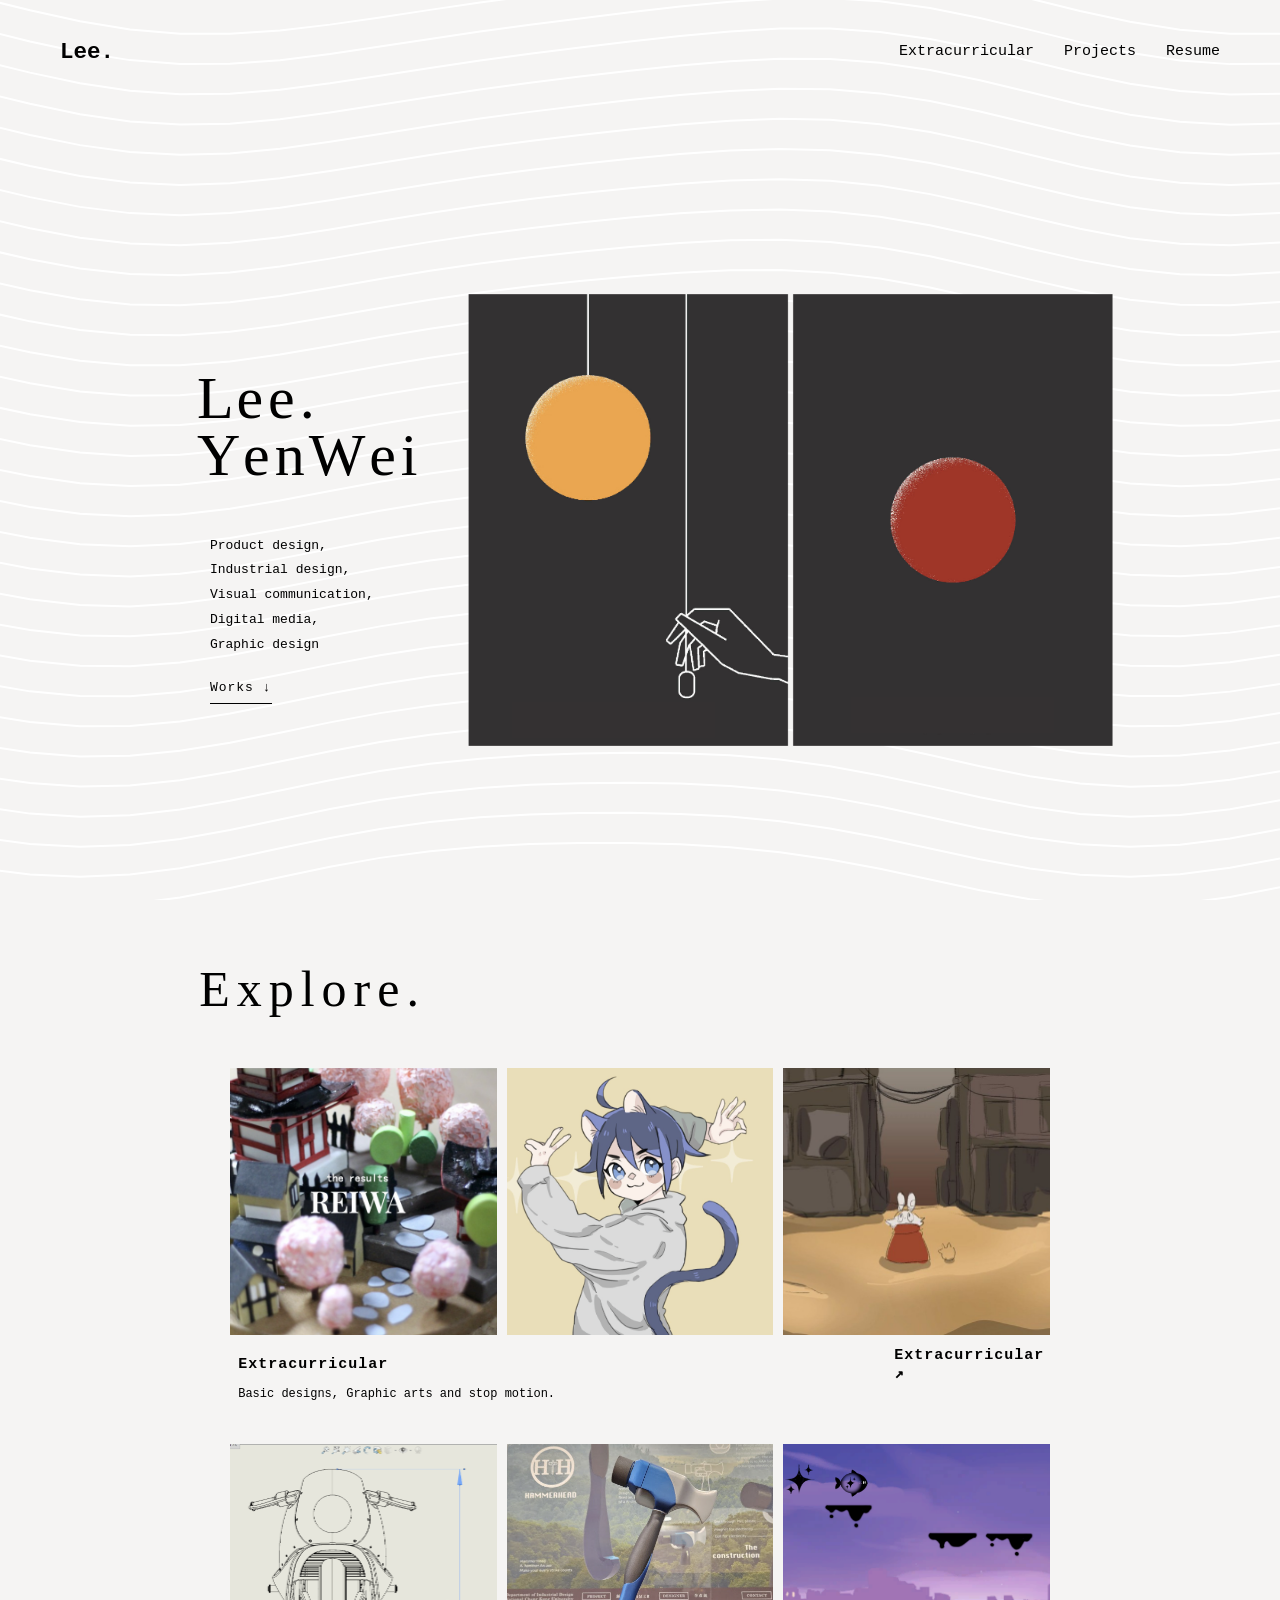
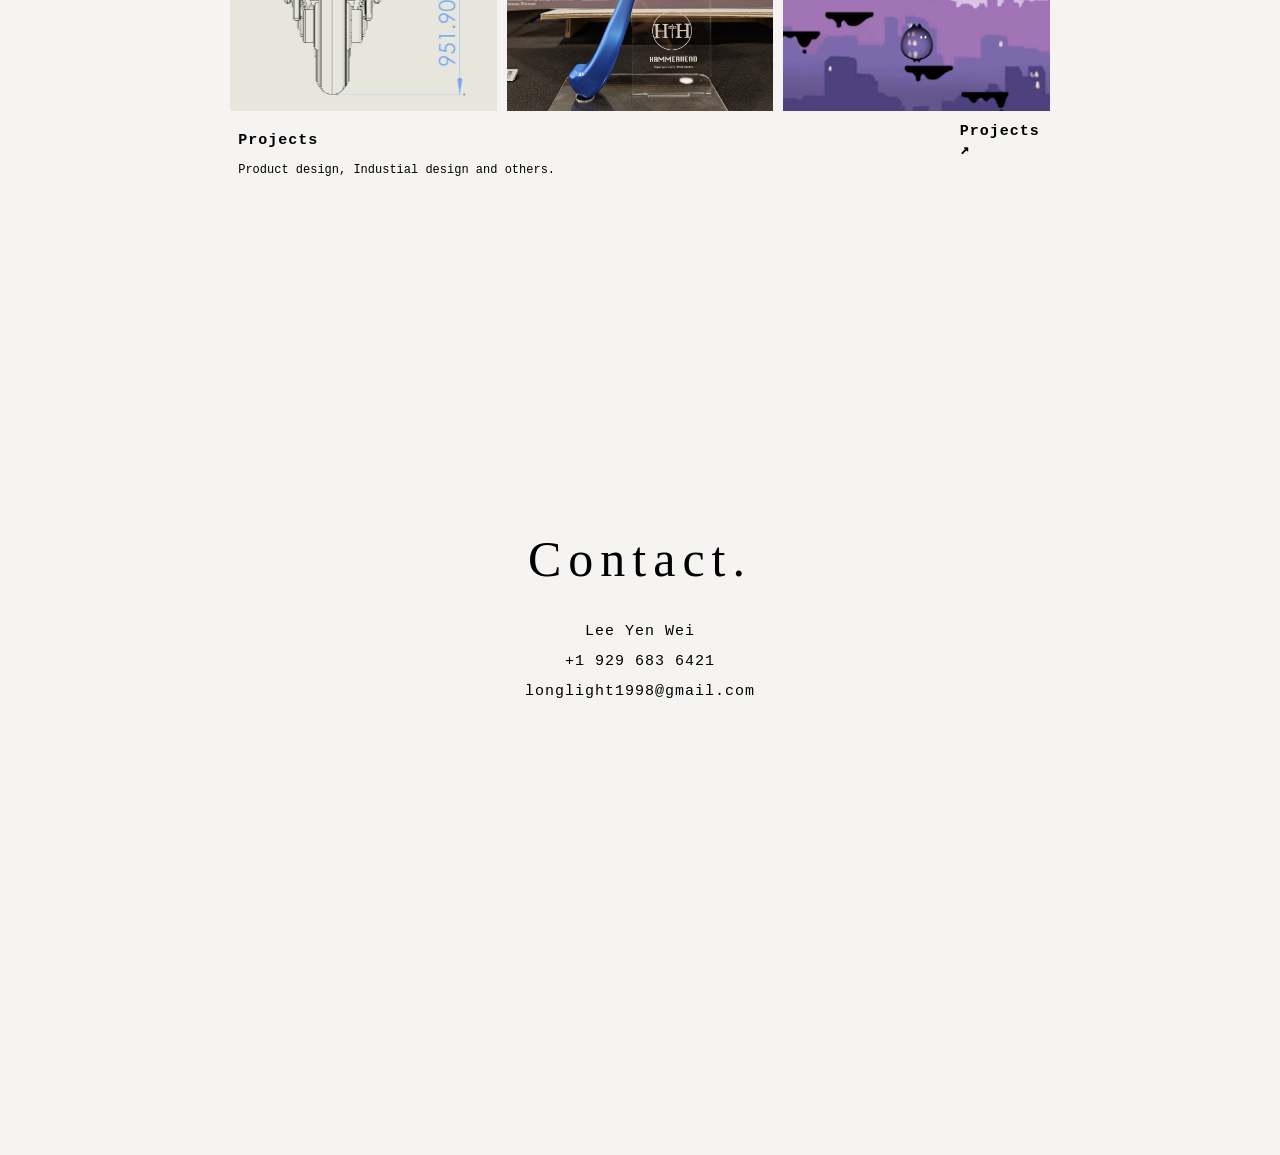
<file: index.html>
<!DOCTYPE html>
<html lang="en">

<head>
    <meta charset="UTF-8">
    <meta name="viewport" content="width=device-width, initial-scale=1.0">

    <title>Lee.</title>

    <link rel="icon" type="image/png" href="images/icon.png">
    <link rel="stylesheet" href="index.css">
</head>

<body>

    <canvas id="thread-background"></canvas>

    <!-- NAVIGATION -->
    <nav>
        <h1><a href="index.html">Lee.</a></h1>

        <div class="links">
            <a href="About.html">Extracurricular</a>
            <a href="Projects.html">Projects</a>
            <a href="Resume.html">Resume</a>
        </div>
    </nav>


    <main>

        <!-- =========================
             SECTION A: INTRODUCTION
        ========================== -->

        <section class="page-section section-a" id="home">

            <div class="intro-text">


                <h2>
                L e e .<br>
                Y e n W e i

                </h2>

                <p class="intro-description">
                      Product design, <br>
                      Industrial design, <br>
                      Visual communication,<br>
                      Digital media, <br>
                      Graphic design <br>
                </p>

                <a class="text-link" href="#explore">
                    Works ↓
                </a>

            </div>


            <div class="hero-gallery">

                <div class="organic-frame">

                    <img class="hero-slide active"
                         src="images/mainpage.png"
                         alt="To Killer project">

                    <img class="hero-slide"
                         src="images/cha.png"
                         alt="Hammerhead project">

                    <img class="hero-slide"
                         src="images/sleep.png"
                         alt="Asleep project">

                    <img class="hero-slide"
                         src="images/donut.png"
                         alt="PlusCity project">

                    <img class="hero-slide"
                         src="images/cat.png"
                         alt="Curation project">

                    <img class="hero-slide"
                         src="images/car.png"
                         alt="Bird project">

                    <img class="hero-slide"
                         src="images/Weather.png"
                         alt="Bird project">  

                    <img class="hero-slide"
                         src="images/Mouse.png"
                         alt="Bird project">

                    <img class="hero-slide"
                         src="images/clip.png"
                         alt="Bird project"> 

                </div>

            </div>

        </section>


        <!-- =========================
             SECTION B: EXPLORE
        ========================== -->

        <section class="page-section section-b" id="explore">

            <div class="section-heading">

                <h2>Explore.</h2>

            </div>


            <div class="explore-groups">

                <!-- ABOUT GROUP -->
                <a href="About.html" class="explore-card">

                    <div class="image-triptych">

                        <div class="preview-image">
                            <img src="images/rei.png"
                                 alt="About preview 1">
                        </div>

                        <div class="preview-image">
                            <img src="images/good.png"
                                 alt="About preview 2">
                        </div>

                        <div class="preview-image">
                            <img src="images/murf.jpg"
                                 alt="About preview 3">
                        </div>

                    </div>

                    <div class="explore-caption">
                        <span>Extracurricular</span>
                        <span>Extracurricular ↗</span>
                    </div>

                    <p class="explore-description">
                        Basic designs,
                        Graphic arts and stop motion.
                    </p>

                </a>


                <!-- PROJECTS GROUP -->
                <a href="Projects.html" class="explore-card">

                    <div class="image-triptych">

                        <div class="preview-image">
                            <img src="images/to.png"
                                 alt="To Killer">
                        </div>

                        <div class="preview-image">
                            <img src="images/ham.png"
                                 alt="PlusCity">
                        </div>

                        <div class="preview-image">
                            <img src="images/game.png"
                                 alt="Asleep">
                        </div>

                    </div>

                    <div class="explore-caption">
                        <span>Projects</span>
                        <span>Projects ↗</span>
                    </div>

                    <p class="explore-description">
                        Product design,
                        Industial design and others.
                        
                    </p>

                </a>

            </div>

        </section>


        <!-- =========================
             SECTION C: CLOSING
        ========================== -->

   <section class="page-section section-c" id="closing">
    <div class="closing-content">
        <h2>Contact.</h2>

        <p>
            Lee Yen Wei<br>
            +1 929 683 6421<br>
            longlight1998@gmail.com
        </p>
    </div>
</section>
        </section>

    </main>


    <!-- EXISTING STAR CURSOR -->
    <script src="cursor.js"></script>
    <script src="threads.js"></script>


    <!-- SECTION A IMAGE ROTATION -->
    <script>
        document.addEventListener("DOMContentLoaded", () => {

            const slides = document.querySelectorAll(".hero-slide");

            if (slides.length === 0) return;

            let current = 0;

            setInterval(() => {

                slides[current].classList.remove("active");

                current = (current + 1) % slides.length;

                slides[current].classList.add("active");

            }, 3000);

        });
    </script>

</body>
</html>
</file>
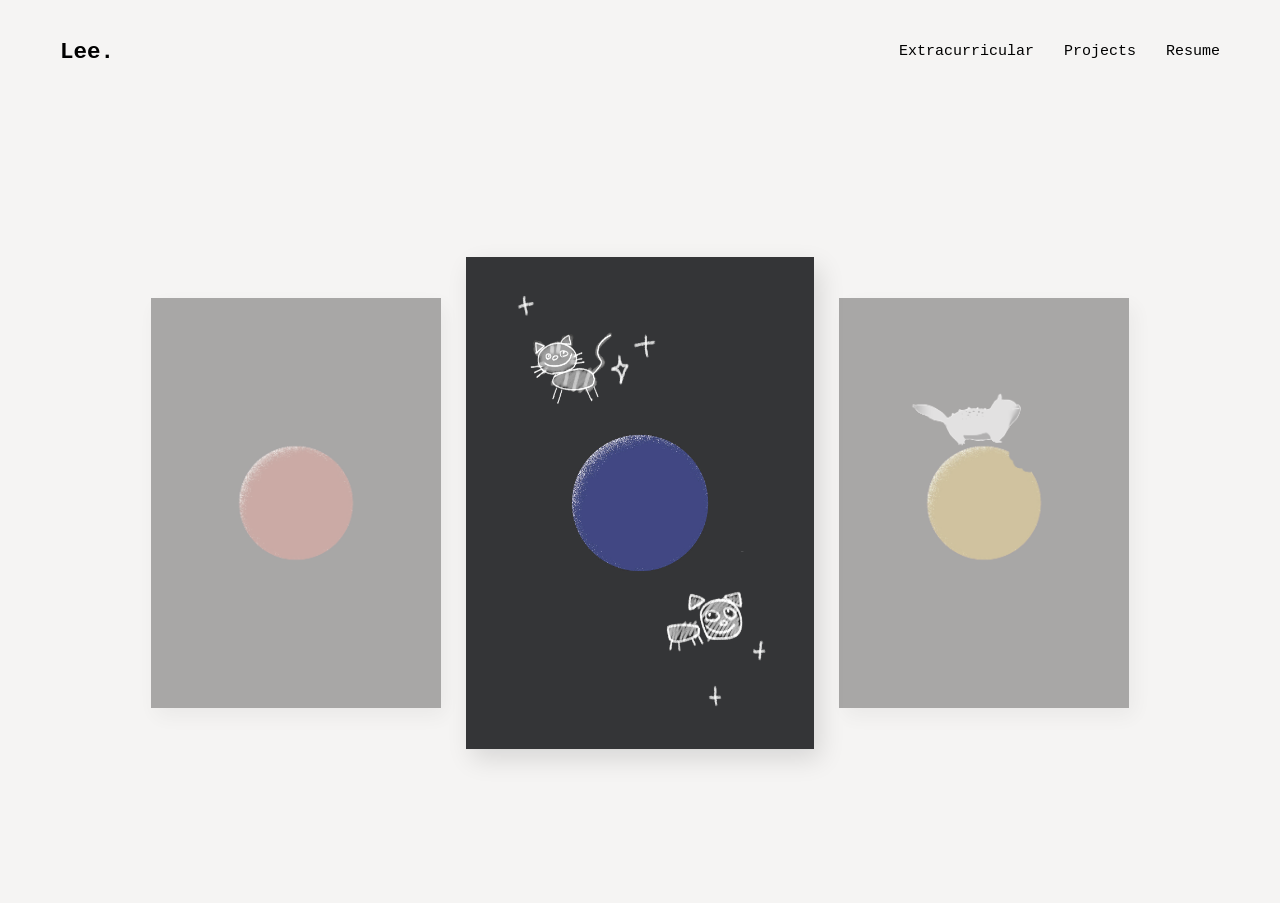
<file: About.html>
<!DOCTYPE html>
<html lang="en">

<head>
    <meta charset="UTF-8">
    <meta name="viewport" content="width=device-width, initial-scale=1.0">

    <title>Lee.</title>

    <link rel="icon" type="image/png" href="images/icon.png">
    <link rel="stylesheet" href="About.css">
</head>

<body>

    <!-- ORIGINAL NAVIGATION HEADER -->
    <nav>
        <h1><a href="index.html">Lee.</a></h1>

        <div class="links">
            <a href="About.html">Extracurricular</a>
            <a href="Projects.html">Projects</a>
            <a href="Resume.html">Resume</a>
        </div>
    </nav>

    <!-- BOOK GALLERY -->
    <section id="gallery">
        <div class="bookshelf" id="bookshelf"></div>
    </section>

    <!-- BOOK READER -->
    <section id="reader" aria-hidden="true">

        <!-- TRANSPARENT BACKGROUND -->
        <div class="reader-backdrop" id="reader-backdrop"></div>

        <!-- CLOSE BUTTON -->
        <button id="close-reader" aria-label="Close book">
            &times;
        </button>

        <!-- BOOK AND PAGE ARROWS -->
        <div class="reader-content">

            <button class="page-arrow" id="page-prev"
                    aria-label="Previous page">
                &#10094;
            </button>

            <div class="open-book" id="open-book">

                <div class="book-page" id="left-container">
                    <img id="left-page" alt="Left page">
                </div>

                <div class="book-page" id="right-container">
                    <img id="right-page" alt="Right page">
                </div>

            </div>

            <button class="page-arrow" id="page-next"
                    aria-label="Next page">
                &#10095;
            </button>

        </div>

        <div id="page-counter"></div>

    </section>

    <script src="About.js"></script>
    <script src="cursor.js"></script>

</body>
</html>
</file>
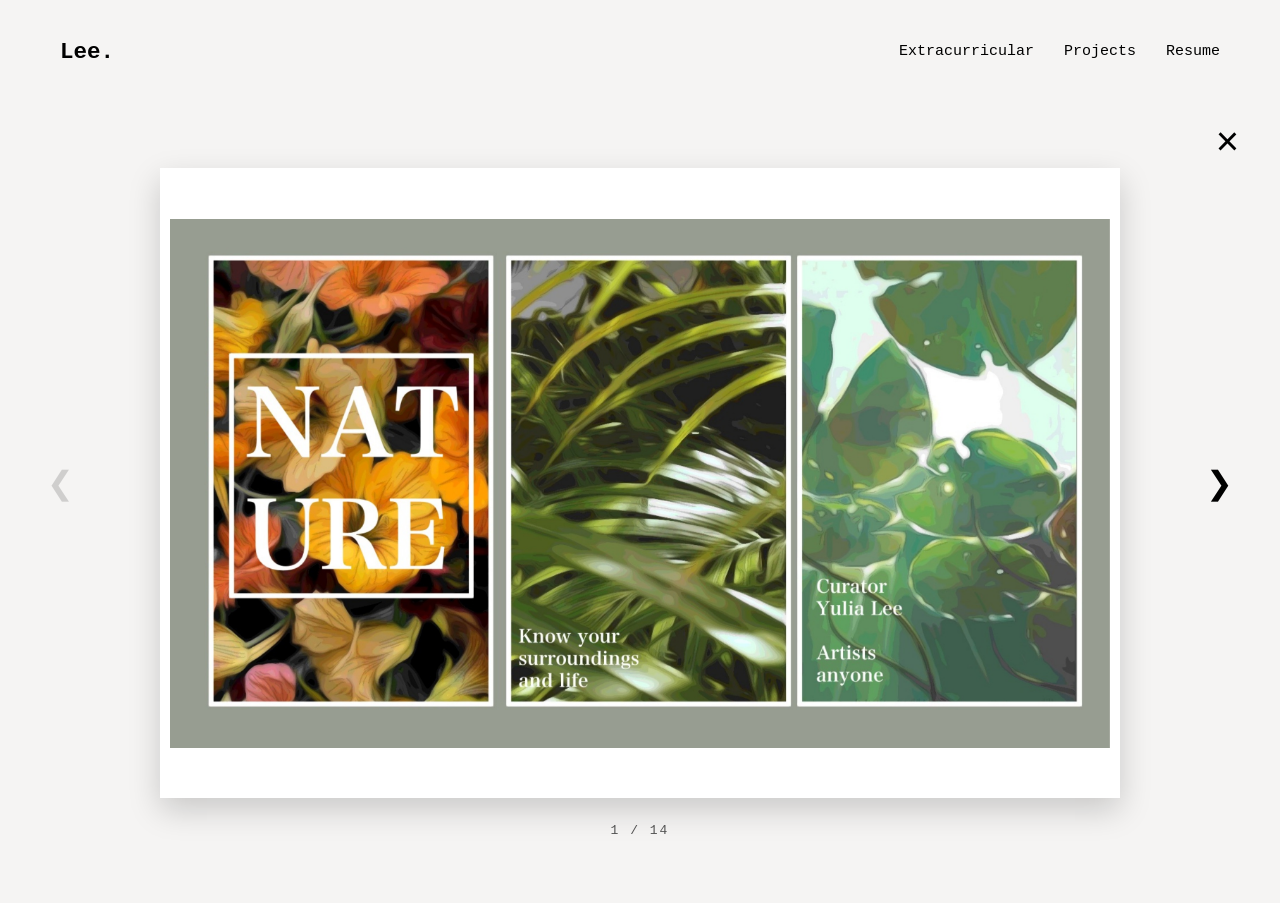
<file: Curation.html>
<!DOCTYPE html>
<html lang="en">

<head>
    <meta charset="UTF-8">
    <meta name="viewport" content="width=device-width, initial-scale=1.0">

    <title>Lee. - Curation</title>

    <link rel="icon" type="image/png" href="images/icon.png">
    <link rel="stylesheet" href="Curation.css">
</head>

<body>

    <!-- ORIGINAL HEADER -->
    <nav>
        <h1><a href="index.html">Lee.</a></h1>

        <div class="links">
            <a href="About.html">Extracurricular</a>
            <a href="Projects.html">Projects</a>
            <a href="Resume.html">Resume</a>
        </div>
    </nav>

    <!-- BOOK READER -->
    <section id="reader">

        <!-- CLOSE / GO BACK -->
        <button id="close-reader" aria-label="Go back">
            &times;
        </button>

        <div class="reader-content">

            <!-- PREVIOUS PAGE -->
            <button class="page-arrow" id="page-prev"
                    aria-label="Previous page">
                &#10094;
            </button>

            <!-- OPEN BOOK -->
            <div class="open-book" id="open-book">

                <div class="book-page">
                    <img id="left-page" alt="Left page">
                </div>

                <div class="book-page">
                    <img id="right-page" alt="Right page">
                </div>

            </div>

            <!-- NEXT PAGE -->
            <button class="page-arrow" id="page-next"
                    aria-label="Next page">
                &#10095;
            </button>

        </div>

        <div id="page-counter"></div>

    </section>

    <script src="Curation.js"></script>
    <script src="cursor.js"></script>

</body>
</html>
</file>
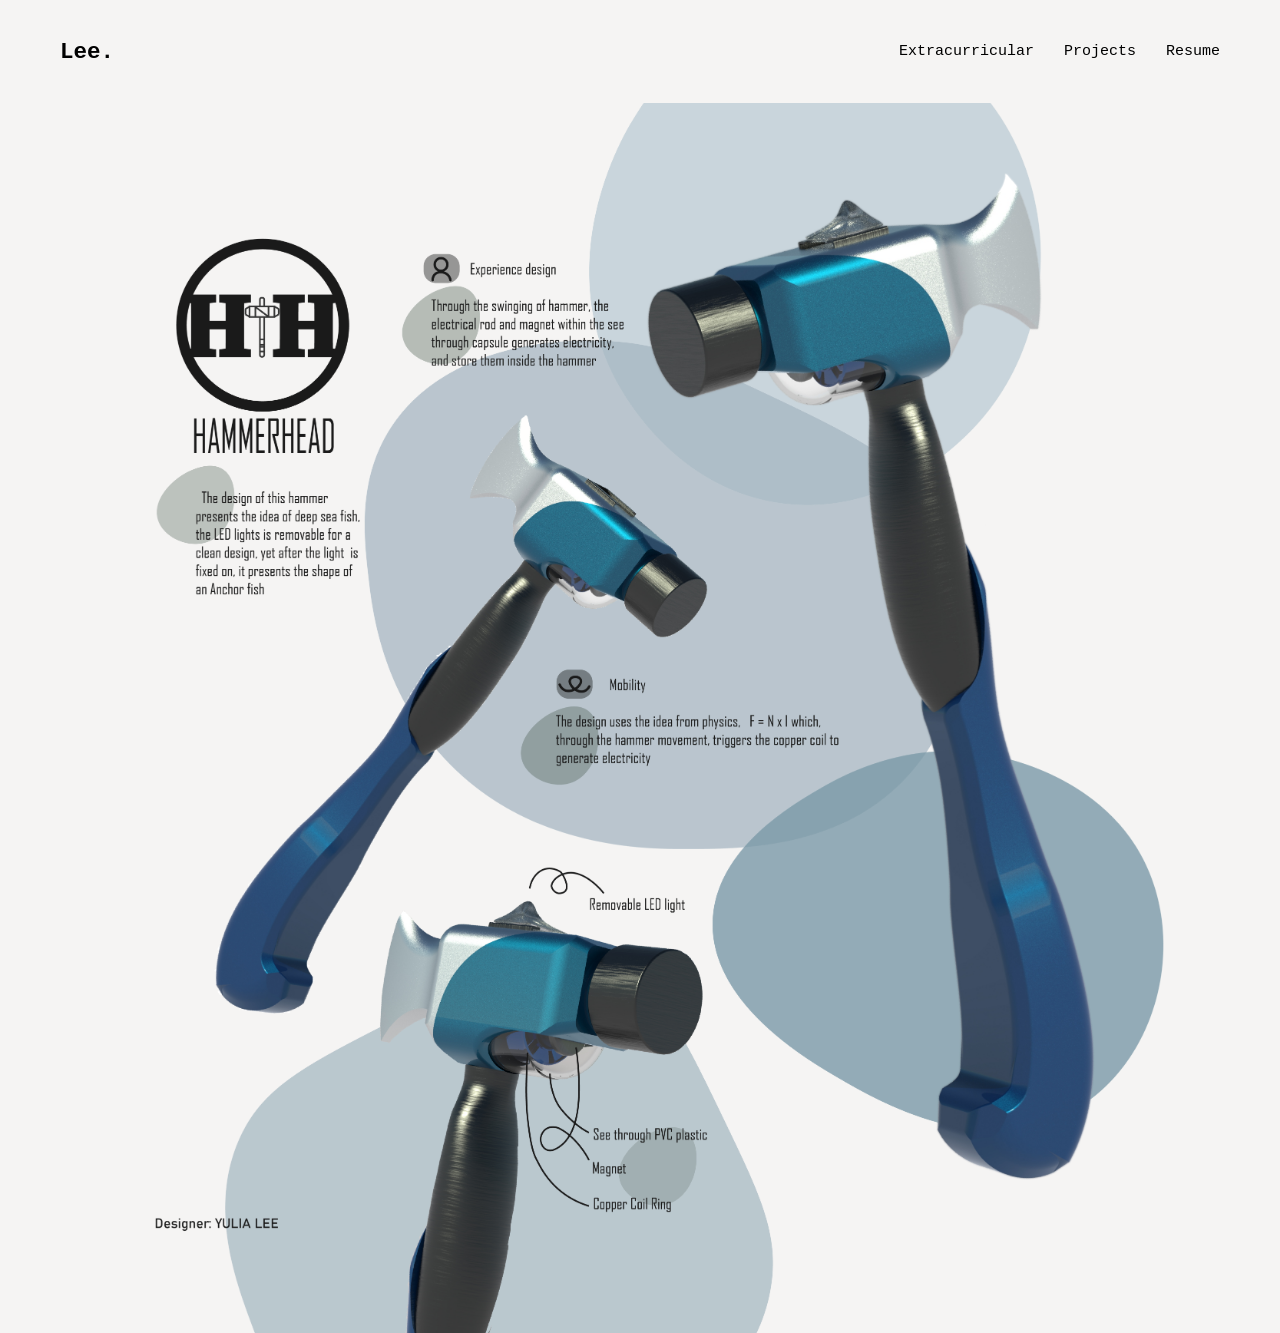
<file: Hammerhead.html>
<!DOCTYPE html>
<html>


<head>

    <title>Lee.</title>

    <link rel="icon" type="image/png" href="images/icon.png">

    <link rel="stylesheet" href="Hammerhead.css">

</head>

<nav> 

    <h1><a href="index.html">Lee.</a></h1>


    <div class="links"> 
        
    <a href="About.html">Extracurricular</a>

    <a href="Projects.html">Projects</a>

    <a href="Resume.html">Resume</a>

    </div>

</nav>


<div class="hero">


<body>



    <!-- GROUP : Pictures -->

    <div class="picture-group">

        <img class="ToKiller" src="images/HammerheadProfile.png">

        <img class="ToKiller2" src="images/HammerheadProfile2.png">

    </div>

<script src="cursor.js"></script>

</body>


</div>
</file>
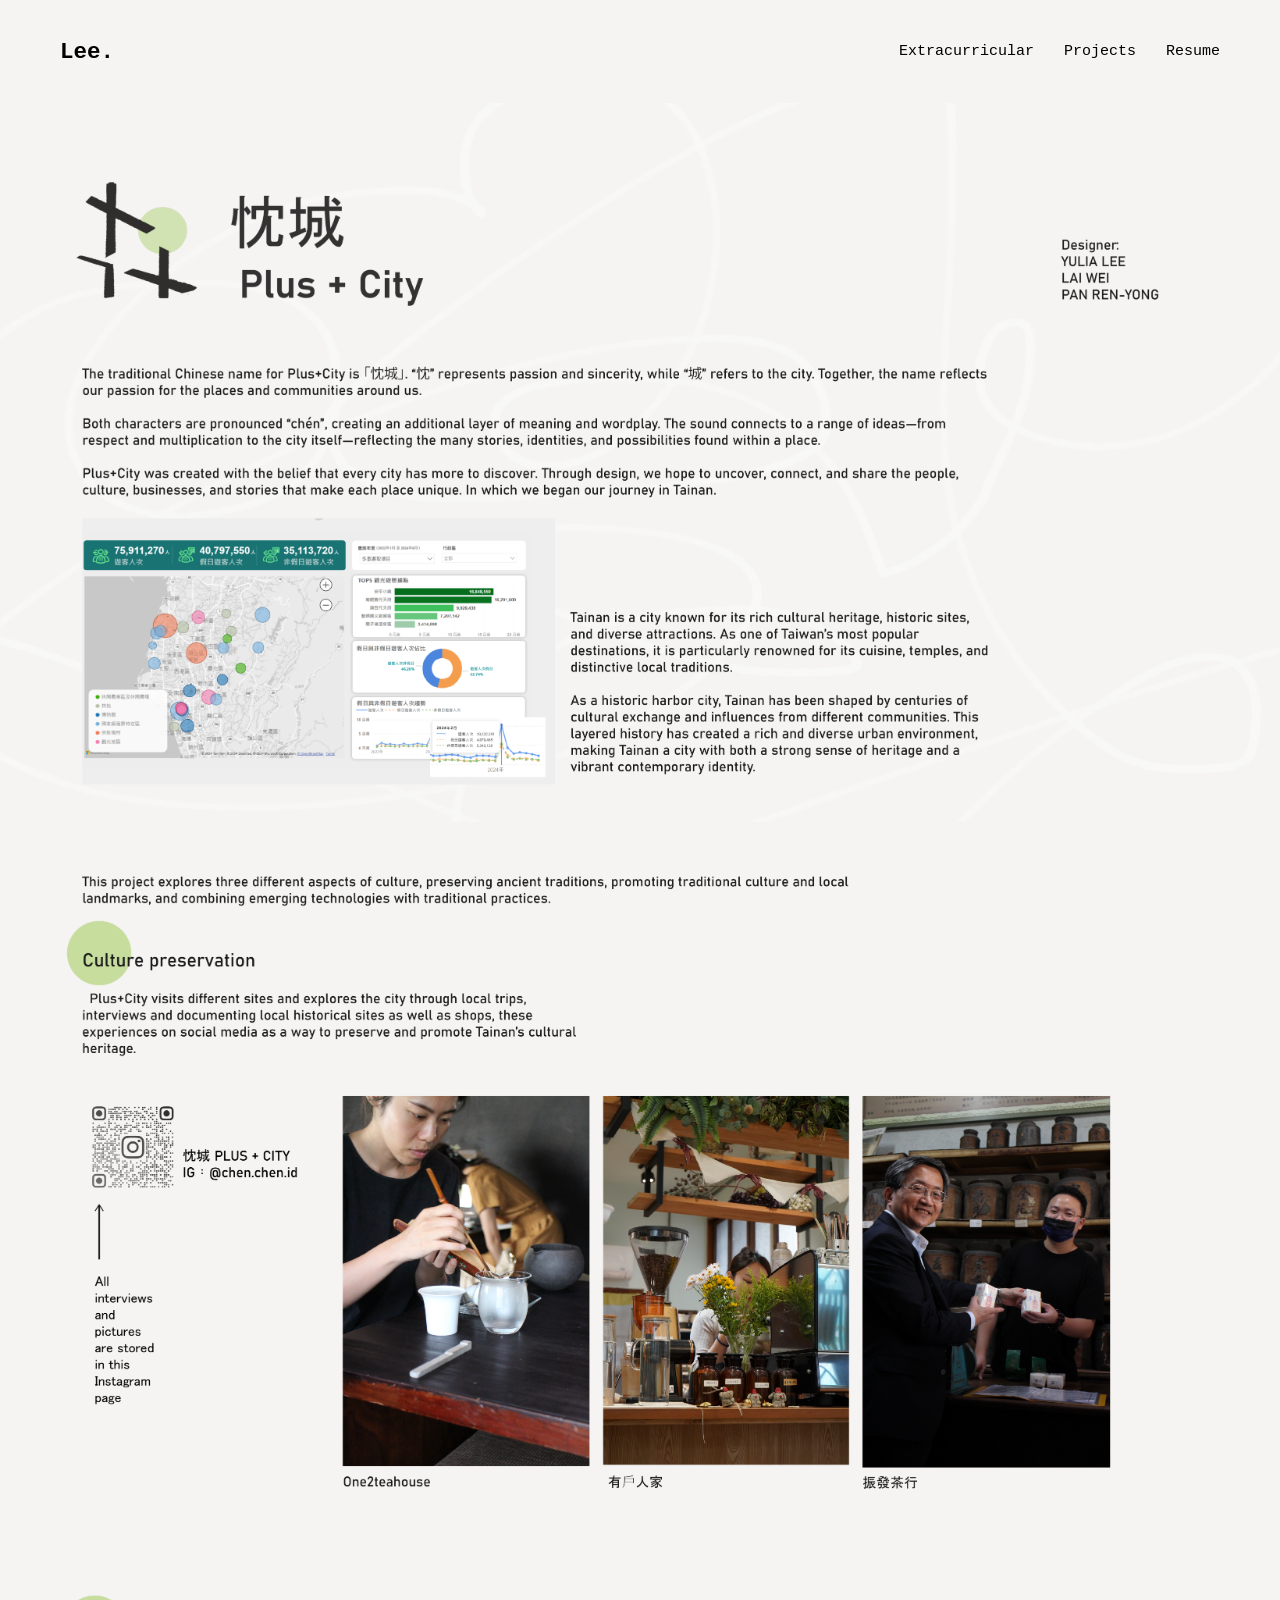
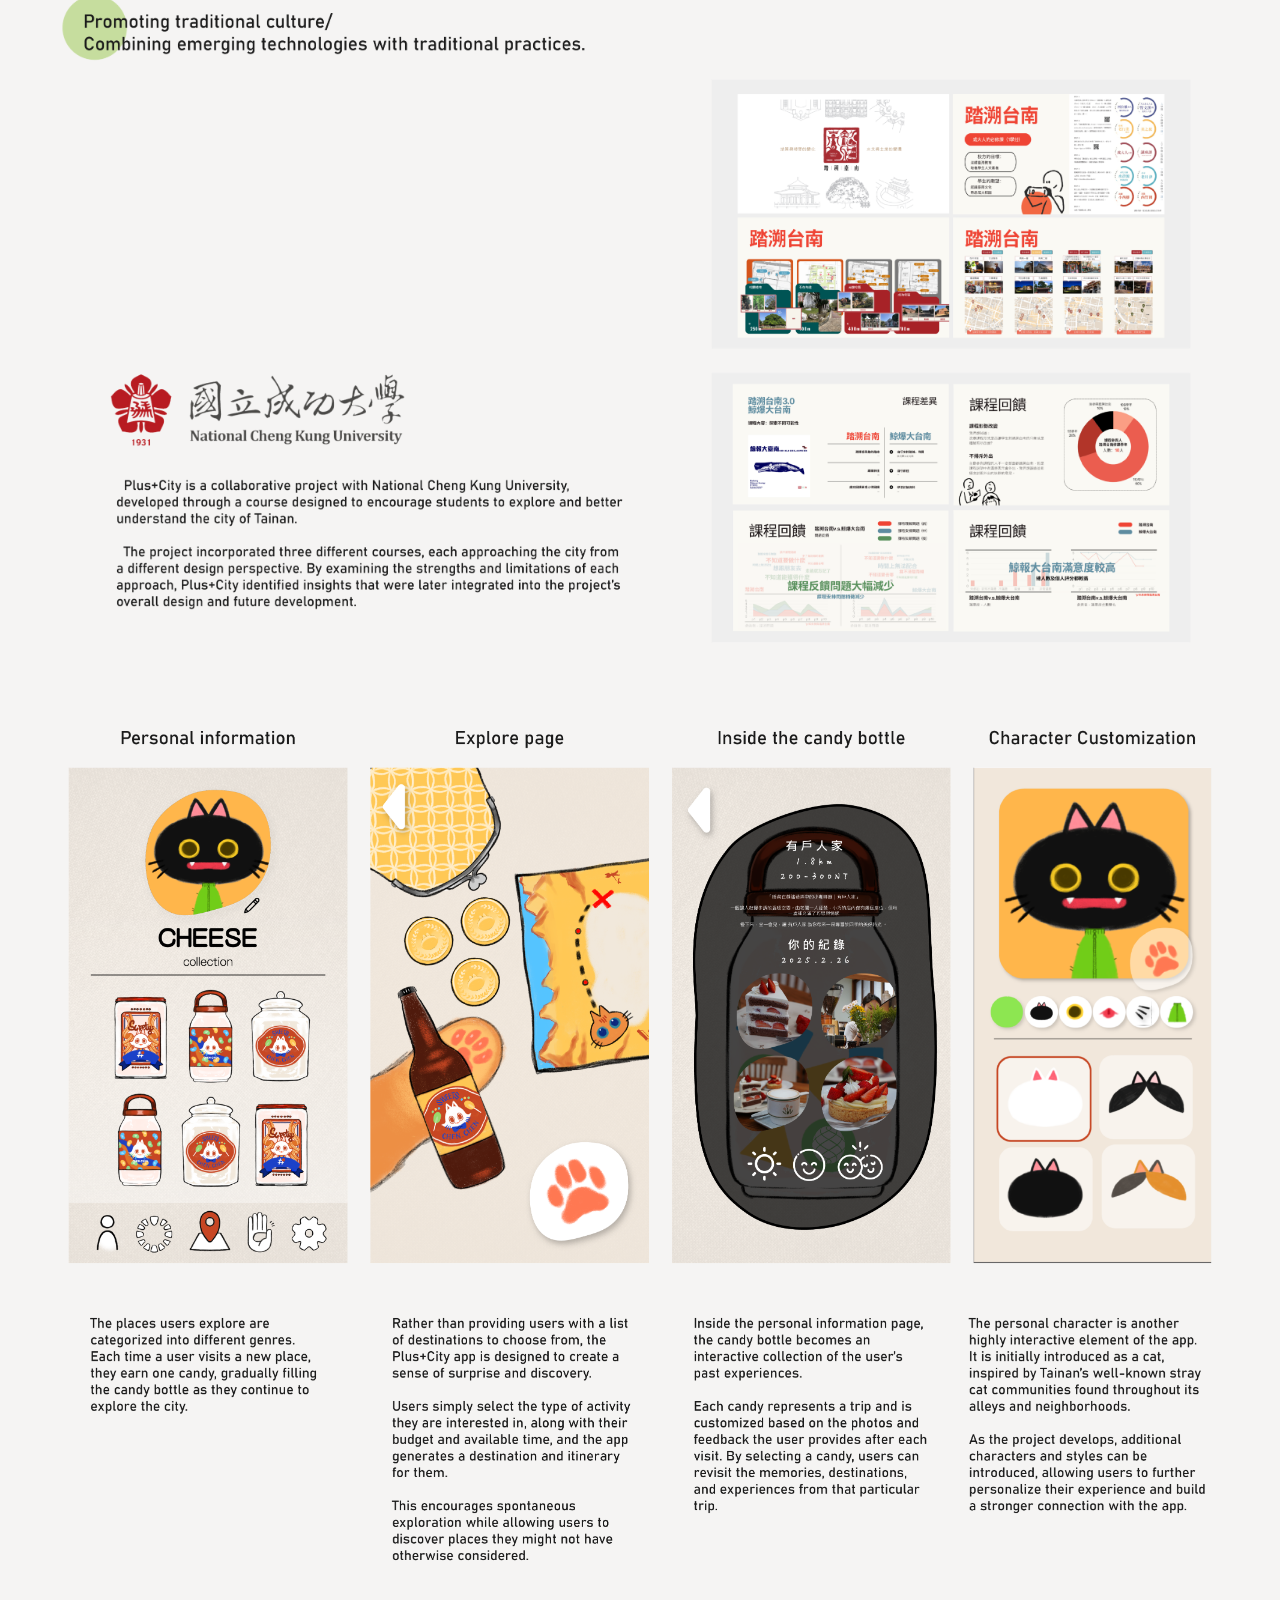
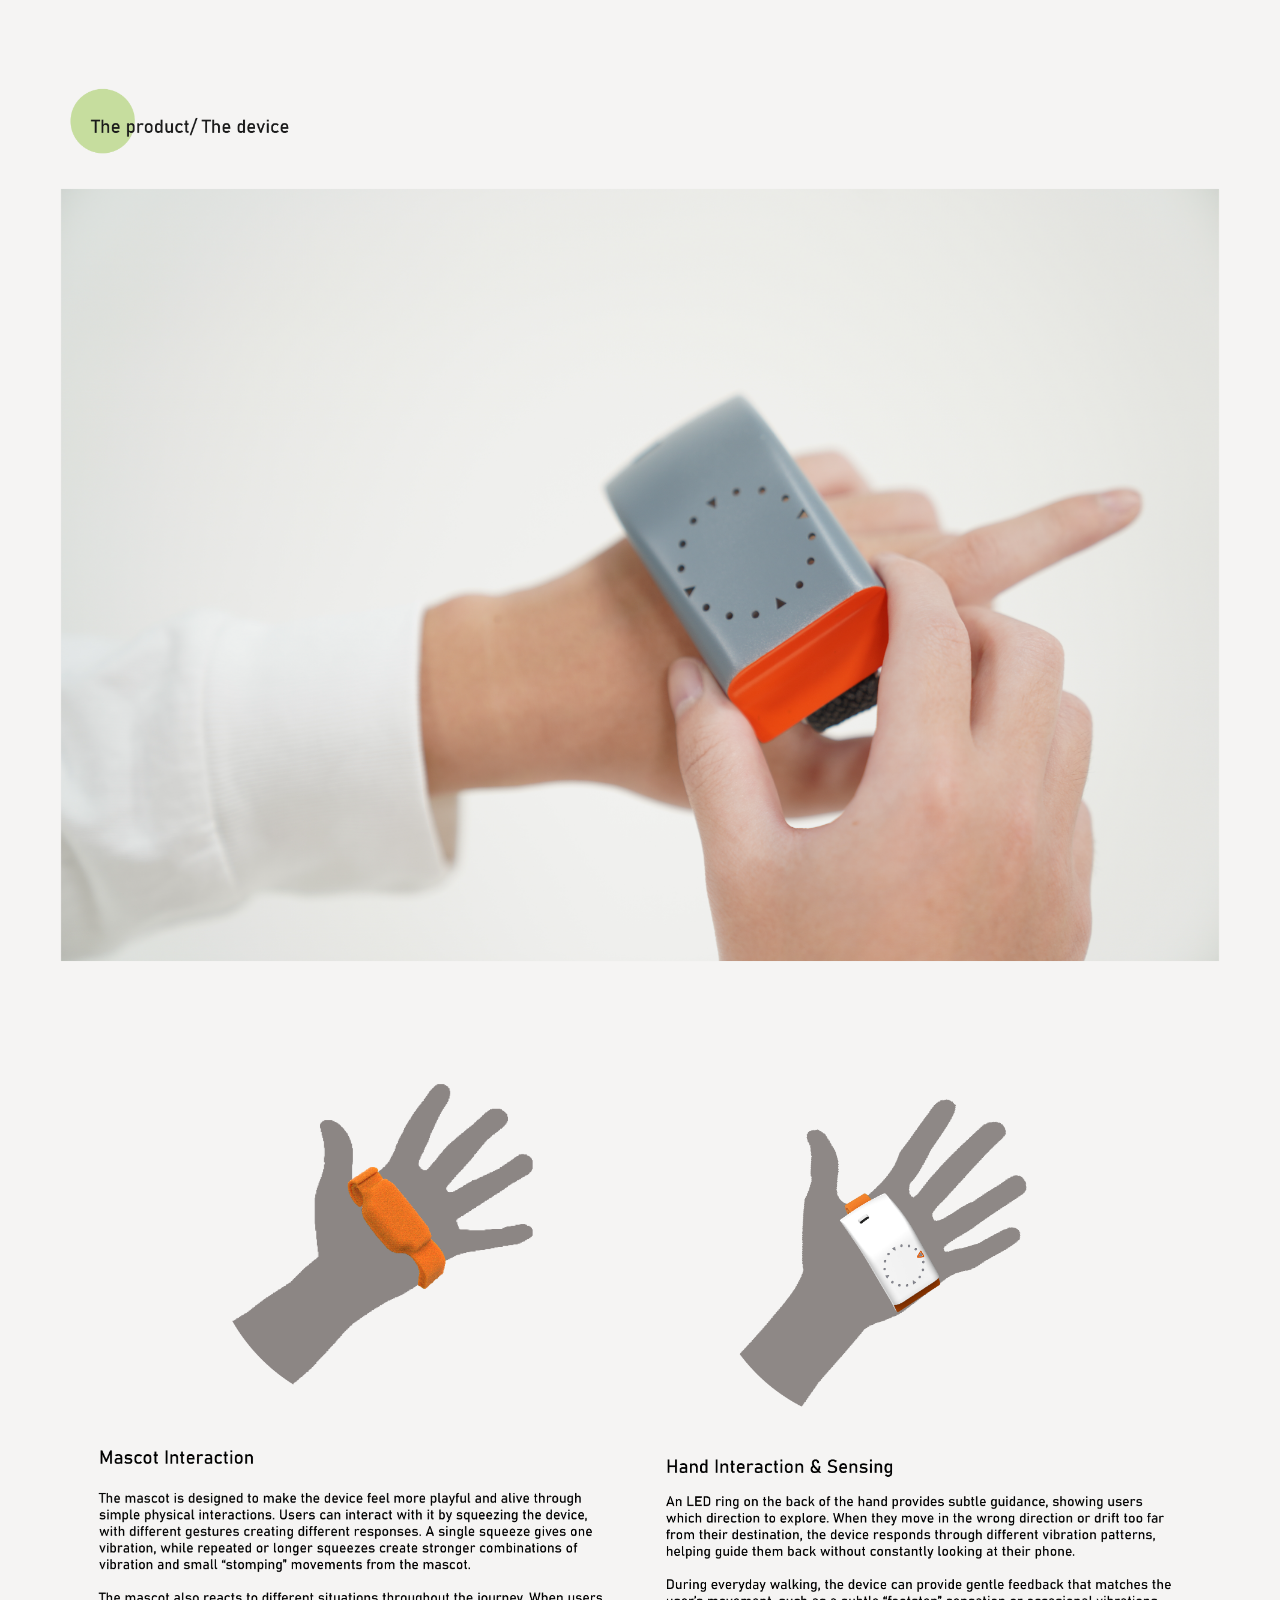
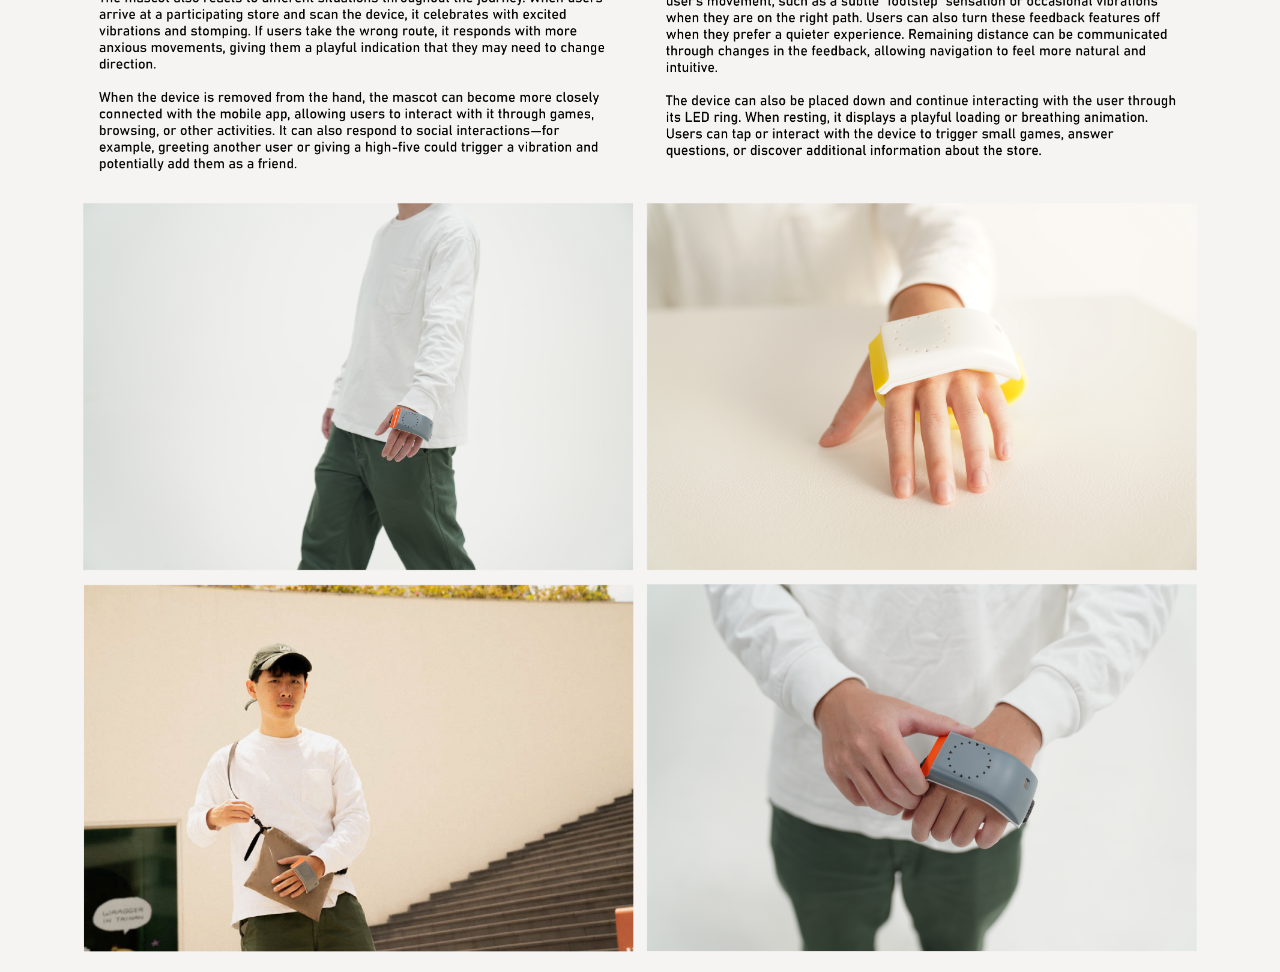
<file: Pluscity.html>
<!DOCTYPE html>
<html lang="en">

<head>
    <meta charset="UTF-8">
    <meta name="viewport" content="width=device-width, initial-scale=1.0">

    <title>Lee.</title>

    <link rel="icon" type="image/png" href="images/icon.png">
    <link rel="stylesheet" href="Pluscity.css">

</head>

<body>

    <!-- NAVIGATION -->

    <nav>

        <h1><a href="index.html">Lee.</a></h1>

        <div class="links">
            <a href="About.html">Extracurricular</a>
            <a href="Projects.html">Projects</a>
            <a href="Resume.html">Resume</a>
        </div>

    </nav>


    <!-- PROJECT IMAGES -->

    <main class="hero">

        <div class="picture-group">

            <!-- FIRST HALF -->
            <img
                class="project-image"
                src="images/chenchen1.png"
                alt="PlusCity Part 1"
            >

            <!-- SECOND HALF -->
            <img
                class="project-image"
                src="images/chenchen2.png"
                alt="PlusCity Part 2"
            >

        </div>

    </main>
<script src="cursor.js"></script>
</body>
</html>
</file>
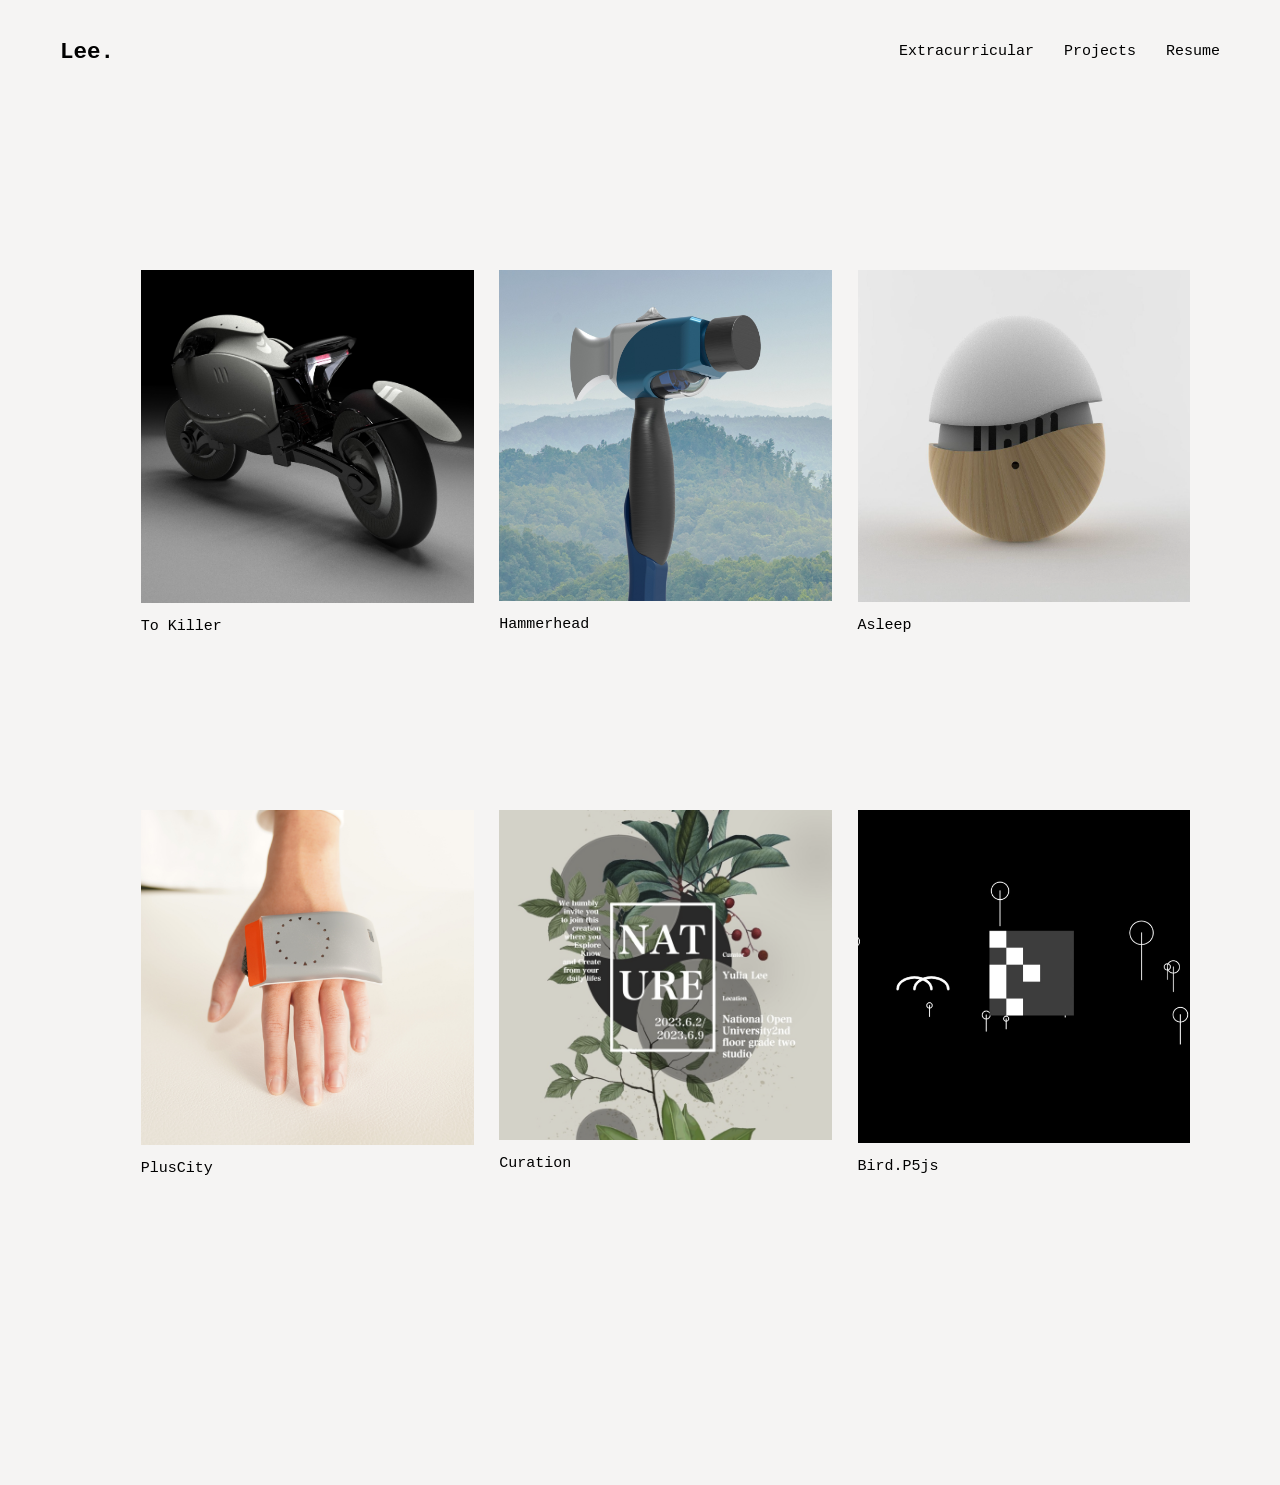
<file: Projects.html>
<!DOCTYPE html>
<html>


<head>

    <title>Lee.</title>

    <link rel="icon" type="image/png" href="images/icon.png">

    <link rel="stylesheet" href="Project.css">

</head>

<nav> 

    <h1><a href="index.html">Lee.</a></h1>


    <div class="links"> 
        
    <a href="About.html">Extracurricular</a>

    <a href="Projects.html">Projects</a>

    <a href="Resume.html">Resume</a>

    </div>

</nav>


<body>

<body>



    <!-- GROUP : Pictures -->


<!-- GROUP : Pictures -->

<div class="picture-group">

    <!-- TO KILLER -->
    <a class="ToKiller-link" href="Tokiller.html">
        <div class="project-image-swap"
             data-color1="#FFFFFF"
             data-color2="#525252">
            <img src="images/TO-killer.jpg" alt="To Killer">
        </div>
        <span class="project-label">To Killer</span>
    </a>


    <!-- HAMMERHEAD -->
    <a class="Hammerhead-link" href="Hammerhead.html">
        <div class="project-image-swap"
             data-color1="#EDEDED"
             data-color2="#1262A6">
            <img src="images/Hammerhead.jpg" alt="Hammerhead">
        </div>
        <span class="project-label">Hammerhead</span>
    </a>


    <!-- ASLEEP -->
    <a class="Asleep-link" href="Asleep.html">
        <div class="project-image-swap"
             data-color1="#99927C"
             data-color2="#8A9ABD">
            <img src="images/Asleep.png" alt="Asleep">
        </div>
        <span class="project-label">Asleep</span>
    </a>


    <!-- PLUSCITY -->
    <a class="Pluscity-link" href="Pluscity.html">
        <div class="project-image-swap"
             data-color1="#D6D6D6"
             data-color2="#FF5500">
            <img src="images/Pluscity.JPG" alt="PlusCity">
        </div>
        <span class="project-label">PlusCity</span>
    </a>


    <!-- CURATION -->
    <a class="Curation-link" href="Curation.html">
        <div class="project-image-swap"
             data-color1="#EBE9DF"
             data-color2="#355C2C">
            <img src="images/Curation.png" alt="Curation">
        </div>
        <span class="project-label">Curation</span>
    </a>


    <!-- BIRD -->
    <a class="Bird-link" href="Bird.html">
        <div class="project-image-swap"
             data-color1="#303030"
             data-color2="#ffffff">
            <img src="images/Bird.png" alt="Bird">
        </div>
        <span class="project-label">Bird.P5js</span>
    </a>

</div>


<script src="Project.js"></script>
<script src="cursor.js"></script>

</body>


</div>
</file>
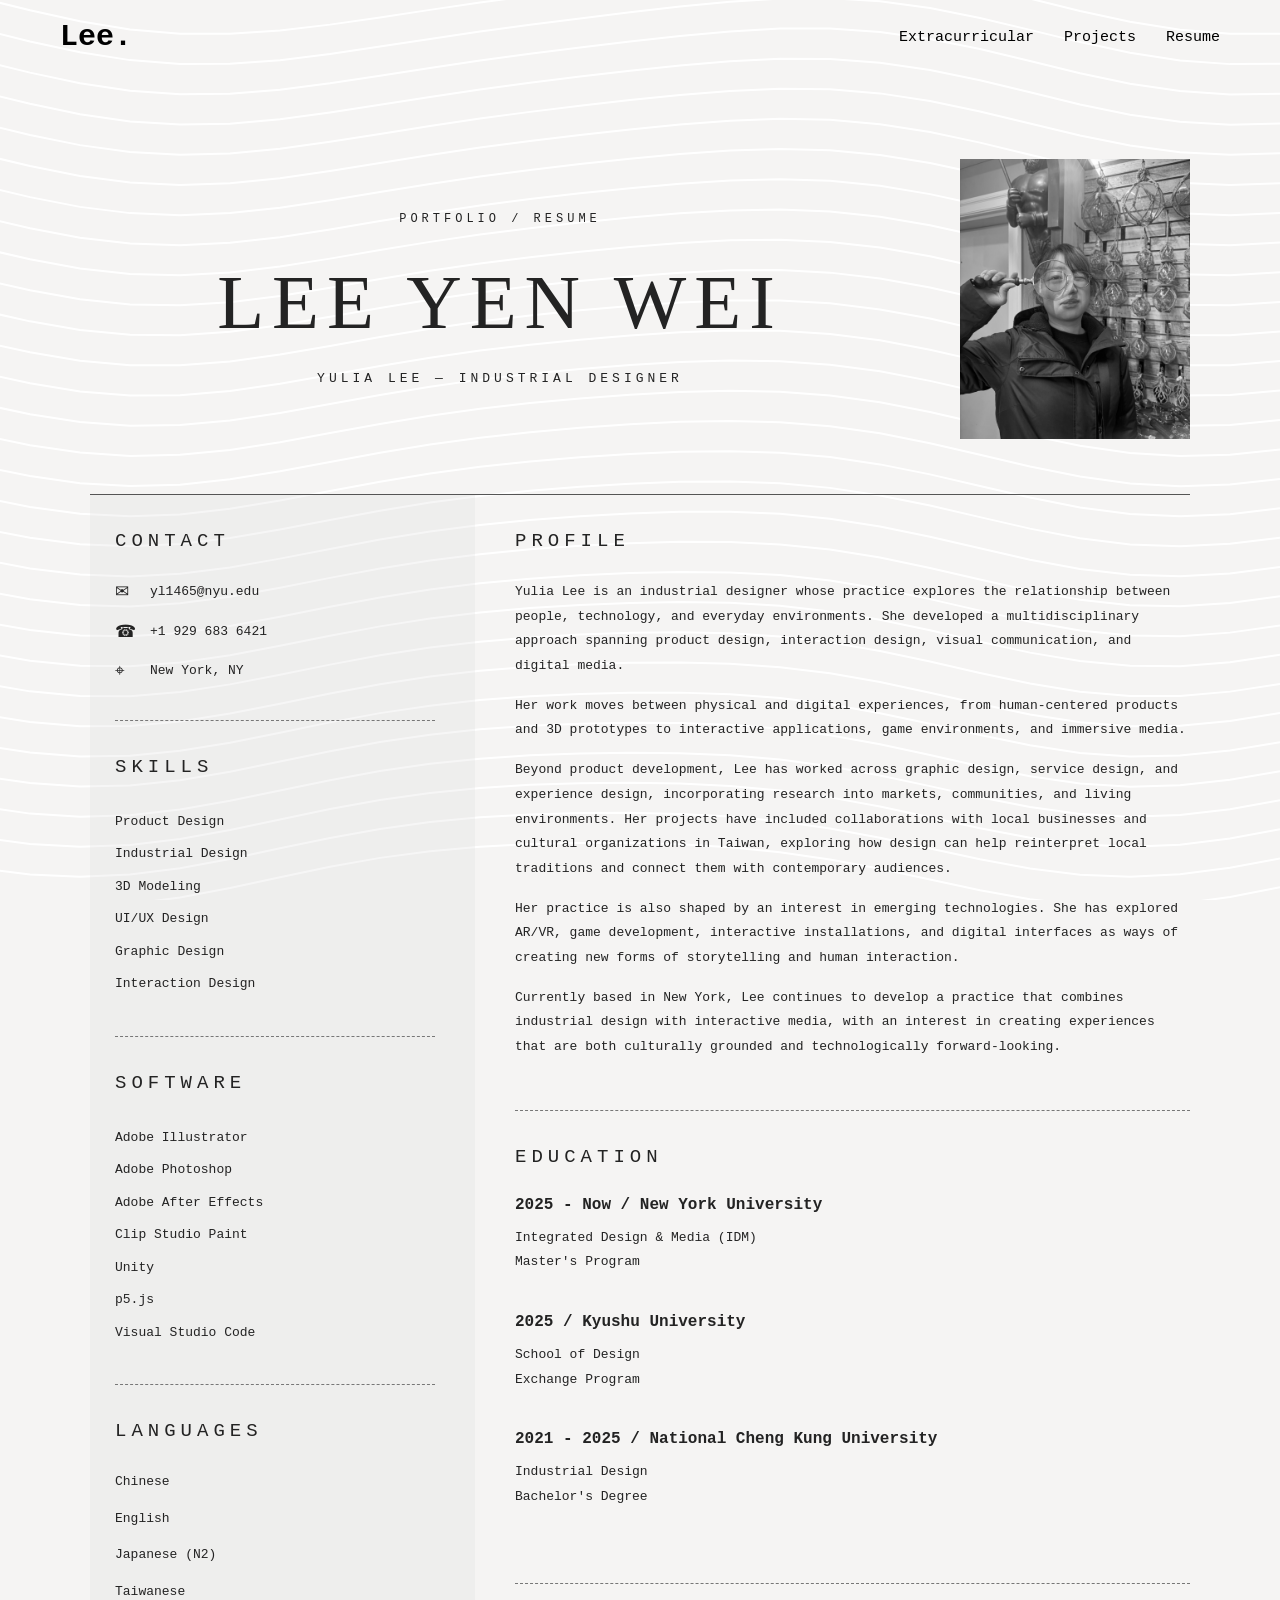
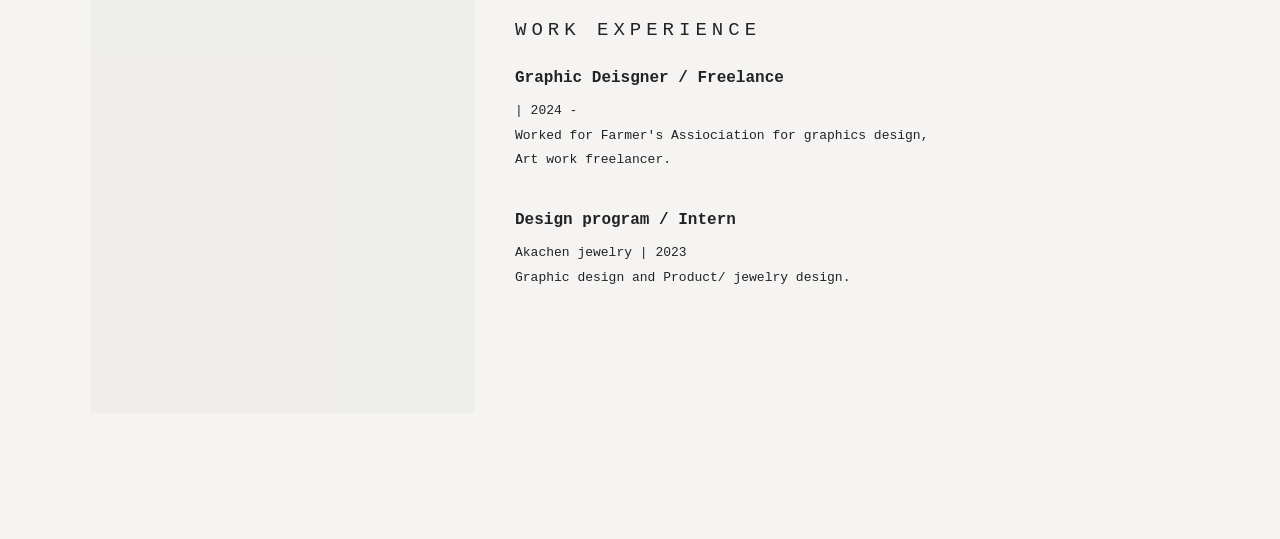
<file: Resume.html>
<!DOCTYPE html>
<html lang="en">

<head>
    <meta charset="UTF-8">
    <meta name="viewport" content="width=device-width, initial-scale=1.0">

    <title>Lee. — Resume</title>

    <link rel="icon" type="image/png" href="images/icon.png">
    <link rel="stylesheet" href="Resume.css">
</head>

<body>

    <!-- GENERATIVE THREAD BACKGROUND -->
    <canvas id="thread-background"></canvas>

    <!-- NAVIGATION -->
    <nav>
        <h1><a href="index.html">Lee.</a></h1>

        <div class="links">
            <a href="About.html">Extracurricular</a>
            <a href="Projects.html">Projects</a>
            <a href="Resume.html">Resume</a>
        </div>
    </nav>

    <main class="resume-page">

        <!-- HEADER: NAME AND ORIGINAL PORTRAIT -->
        <header class="resume-header">

            <div class="resume-identity">
                <p class="header-label">PORTFOLIO / RESUME</p>

                <h1>LEE YEN WEI</h1>

                <p class="resume-subtitle">
                    YULIA LEE — INDUSTRIAL DESIGNER
                </p>
            </div>

            <div class="header-portrait">
                <img
                    src="images/protrait.jpg"
                    alt="Portrait of Yulia Lee"
                >
            </div>

        </header>

        <!-- TWO-COLUMN RESUME -->
        <div class="resume-layout">

            <!-- LEFT SIDEBAR -->
            <aside class="resume-sidebar">

                <section class="resume-section">
                    <h2>CONTACT</h2>

                    <div class="contact-list">
                        <p>
                            <span class="contact-icon">✉</span>
                            <a href="mailto:longlight1998@gmail.com">
                                yl1465@nyu.edu
                            </a>
                        </p>

                        <p>
                            <span class="contact-icon">☎</span>
                            +1 929 683 6421
                        </p>

                        <p>
                            <span class="contact-icon">⌖</span>
                            New York, NY
                        </p>
                    </div>
                </section>

                <section class="resume-section">
                    <h2>SKILLS</h2>

                    <ul class="plain-list">
                        <li>Product Design</li>
                        <li>Industrial Design</li>
                        <li>3D Modeling</li>
                        <li>UI/UX Design</li>
                        <li>Graphic Design</li>
                        <li>Interaction Design</li>
                    </ul>
                </section>

                <section class="resume-section">
                    <h2>SOFTWARE</h2>

                    <ul class="plain-list">
                        <li>Adobe Illustrator</li>
                        <li>Adobe Photoshop</li>
                        <li>Adobe After Effects</li>
                        <li>Clip Studio Paint</li>
                        <li>Unity</li>
                        <li>p5.js</li>
                        <li>Visual Studio Code</li>
                    </ul>
                </section>

                <section class="resume-section">
                    <h2>LANGUAGES</h2>

                    <div class="language-list">
                        <p>Chinese</p>
                        <p>English</p>
                        <p>Japanese (N2)</p>
                        <p>Taiwanese</p>
                    </div>
                </section>

            </aside>

            <!-- RIGHT CONTENT -->
            
<!-- RIGHT CONTENT -->
<div class="resume-main">

    <!-- PROFILE -->
    <section class="resume-section">
        <h2>PROFILE</h2>

        <p>
                        Yulia Lee is an industrial designer whose
                        practice explores the relationship between
                        people, technology, and everyday environments.
                        She developed a multidisciplinary approach
                        spanning product design, interaction design,
                        visual communication, and digital media.
                    </p>

                    <p>
                        Her work moves between physical and digital
                        experiences, from human-centered products
                        and 3D prototypes to interactive applications,
                        game environments, and immersive media.
                    </p>

                    <p>
                        Beyond product development, Lee has worked
                        across graphic design, service design, and
                        experience design, incorporating research
                        into markets, communities, and living
                        environments. Her projects have included
                        collaborations with local businesses and
                        cultural organizations in Taiwan, exploring
                        how design can help reinterpret local
                        traditions and connect them with contemporary
                        audiences.
                    </p>

                    <p>
                        Her practice is also shaped by an interest
                        in emerging technologies. She has explored
                        AR/VR, game development, interactive
                        installations, and digital interfaces
                        as ways of creating new forms of storytelling
                        and human interaction.
                    </p>

                    <p>
                        Currently based in New York, Lee continues
                        to develop a practice that combines industrial
                        design with interactive media, with an interest
                        in creating experiences that are both
                        culturally grounded and technologically
                        forward-looking.
                    </p>
    </section>


    <!-- EDUCATION -->
    <section class="resume-section">
        <h2>EDUCATION</h2>

        <div class="experience-item">
            <h3>2025 - Now / New York University</h3>
            <p>Integrated Design & Media (IDM)</p>
            <p>Master's Program</p>
        </div>

        <div class="experience-item">
            <h3>2025 / Kyushu University</h3>
            <p>School of Design</p>
            <p>Exchange Program</p>
        </div>

        <div class="experience-item">
            <h3>2021 - 2025 / National Cheng Kung University</h3>
            <p>Industrial Design</p>
            <p>Bachelor's Degree</p>
        </div>
    </section>


    <!-- WORK EXPERIENCE -->
    <section class="resume-section">
        <h2>WORK EXPERIENCE</h2>

        <!-- Add your first experience here -->
        <div class="experience-item">
            <h3>Graphic Deisgner / Freelance</h3>
            <p>| 2024 - </p>

            <p>
                Worked for Farmer's Assiociation for graphics design,<br>
                Art work freelancer.
            </p>
        </div>

        <!-- Add another experience here -->
        <div class="experience-item">
            <h3>Design program / Intern</h3>
            <p>Akachen jewelry | 2023</p>

            <p>
                Graphic design and Product/ jewelry design.
            </p>
        </div>

    </section>

</div>


    </main>

    <!-- EXISTING STAR CURSOR -->
    <script src="cursor.js"></script>

    <!-- GENERATIVE THREAD BACKGROUND -->
    <script src="threads.js"></script>

</body>
</html>
</file>
<file: index.css>
/* =====================================
   GENERAL
===================================== */

* {
    box-sizing: border-box;
}

html {
    scroll-behavior: smooth;
}

body {
    margin: 0;
    padding: 0;

    background-color:rgb(245, 244, 243);
    color: #000;

    position: relative;
    isolation: isolate;

    font-family: monospace;
}

a {
    color: inherit;
    text-decoration: none;
}


/* =====================================
   ANIMATED BACKGROUND
===================================== */

body::before {
    
    content: "";

    position: fixed;
    inset: 0;

    width: 100%;
    height: 100%;

    z-index: -1;
    pointer-events: none;
    background-position: center;
    background-repeat: no-repeat;
    background-size: cover;

    animation: backgroundLoop 4s step-end infinite;
}




/* =====================================
   NAVIGATION
===================================== */

nav {
    position: absolute;
    top: 0;
    left: 0;

    width: 100%;
    z-index: 100;

    display: flex;
    justify-content: space-between;
    align-items: center;

    padding: 20px 60px;
    font-size: 15px;
}


.links {
    display: flex;
    gap: 30px;
}

nav a {
    color: #000;
    text-decoration: none;
}


/* =====================================
   ALL THREE SECTIONS
===================================== */

.page-section {
    position: relative;

    width: 100%;
    min-height: 100vh;
    min-height: 100svh;

    padding: 110px 8% 70px;
}


/* =====================================
   SECTION A: INTRODUCTION
===================================== */

.section-a {
    display: grid;
    grid-template-columns: 40% 60%;
    align-items: center;
}

.intro-text {
    position: relative;
    z-index: 2;
    left: 10%;
    top: 10%;
}


.intro-text h2 {
    font-family: Goudy Old Style;
    font-size: clamp(30px, 7vw, 60px);
    font-weight: 500;
    line-height: 0.95;

    letter-spacing: -5px;

    margin: 0 0 50px;

     position: relative;
    top: -10px;   
    left: 12%;
}

.intro-description {

    position: relative;
    top: -10px;   
    left: 15%;  

    font-size: 13px;
    line-height: 1.9;
}

.text-link {
    
    display: inline-block;

    font-size: 13px;
    letter-spacing: 1px;

    padding-bottom: 8px;
    border-bottom: 1px solid black;
    position: relative;   
    left: 15%; 
    top: 0px; 

    transition: transform 0.3s ease;
}

.text-link:hover {
    transform: translateX(8px);
}


/* =====================================
   SECTION A: ORGANIC IMAGE
===================================== */

.hero-gallery {
    display: flex;
    justify-content: center;
    align-items: center;
     top: 10%;
    width: 100%;
    min-width: 0;
    padding: 0;
}


.organic-frame {
    position: relative;
     top: 50px; /* Moves the picture downward */
     left: -10%; 
    width: 100%;
    max-width: none;
    aspect-ratio: 1 / 0.7;
    flex-shrink: 1;

    overflow: hidden;

    animation: morphShape 12s ease-in-out infinite alternate;
}

.hero-slide {
    position: absolute;
    inset: 0;

    width: 100%;
    height: 100%;

    object-fit: cover;

    opacity: 0;
    transition: opacity 1.2s ease;
}

.hero-slide.active {
    opacity: 1;
}

@keyframes morphShape {
    0% {
      border-radius: 63% 53% 90% 53% / 91% 30% 93% 59%;
    }

    50% {
       border-radius: 63% 54% 65% 53% / 57% 63% 69% 85%;
    }

    100% {
        border-radius: 37% 47% 65% 43% / 35% 37% 52% 65%;
    }
}

/* =====================================
   SECTION B: EXPLORE
===================================== */

.section-b {
    display: flex;
    flex-direction: column;
    justify-content: center;
}

.section-heading {
       position: relative;

    top: -50px;  /* Up/down */
    left: 9%;    /* Left/right */
}

.section-heading h2 {
    font-family: Goudy Old Style;
    font-size: clamp(30px, 5vw, 50px);
    font-weight: 500;
    letter-spacing: 7px;

    margin: 0;
}

.explore-groups {
    display: flex;
    flex-direction: column;
    gap: 35px;

    width: min(100%, 820px);
    margin: 0 auto;
}

.explore-card {
    display: block;
    width: 100%;

    transition: transform 0.35s ease;
}

.explore-card:hover {
    transform: translateY(-5px);
}

.image-triptych {
    display: grid;
    grid-template-columns: repeat(3, minmax(0, 1fr));

    gap: 10px;
}

.preview-image {
    overflow: hidden;
    aspect-ratio: 1 / 1;

    background-color: #aaa;
}

.preview-image img {
    width: 100%;
    height: 100%;

    display: block;
    object-fit: cover;

    transition: transform 0.6s ease;
}

.explore-card:hover img {
    transform: scale(1.06);
}

.explore-caption {
    display: grid;
    align-items: center;

    gap: 0;

    position: relative;
    top: 0;
    left: 1%;

    margin-top: 12px;

    font-size: 15px;
    font-weight: bold;
    letter-spacing: 1px;
}

.explore-description {
    margin: 7px 0 0;
    position: relative;
    top: -5px;
    left: 1%;
    font-size: 12px;
    line-height: 1.6;
}
.explore-card:nth-child(1) .explore-caption {
    display: grid;
    grid-template-columns: 80% minmax(0, 1fr);
    gap: 0;
}

/* PROJECTS */
.explore-card:nth-child(2) .explore-caption {
    display: grid;
    grid-template-columns: 88% minmax(0, 1fr);
    gap: 0;
}

/* =====================================
   SECTION C: CLOSING
===================================== */

.section-c {
    display: flex;
    justify-content: center;
    align-items: center;
    
       position: relative;

    top: -100px;  /* Up/down */

    text-align: center;
}

.closing-content {
    width: 100%;
    max-width: 700px;
    min-width: 0;
    box-sizing: border-box;
}


.closing-content h2 {
       font-family: Goudy Old Style;
    font-size: clamp(30px, 5vw, 50px);
    font-weight: 500;

    line-height: 1.1;
    letter-spacing: 7px;

    margin: 0 0 40px;

    overflow-wrap: anywhere;
}

.closing-content > p:last-child {
    display: flex;
    justify-content: center;
    align-items: center;
    
       position: relative;

    top: -10px;  /* Up/down */

    text-align: center;
    max-width: 520px;

    margin: auto;
    letter-spacing: 1px;
    font-size: 15px;
    line-height: 2;
}


/* =====================================
   CUSTOM STAR CURSOR
===================================== */

@media (pointer: fine) {
    html,
    body,
    body * {
        cursor: none !important;
    }

    #star-cursor-canvas {
        position: fixed;
        inset: 0;

        width: 100vw;
        height: 100vh;

        z-index: 999999;
        pointer-events: none;
    }
}


/* =====================================
   RESPONSIVE DESIGN
===================================== */

@media (max-width: 768px) {

    nav {
        padding: 22px 6%;
    }

    .links {
        gap: 15px;
        font-size: 12px;
    }

    .page-section {
        padding: 115px 7% 65px;
    }

    .section-a {
        grid-template-columns: 1fr;
        gap: 35px;

        align-content: center;
    }

    .intro-text h2 {
        font-size: clamp(52px, 12vw, 85px);
        letter-spacing: -3px;
    }

    .hero-gallery {
        width: 100%;
    }

    .organic-frame {
        width: min(100%, 420px);
    }

    .section-b {
        justify-content: center;
    }

    .section-heading {
        margin-bottom: 30px;
    }

    .explore-groups {
        gap: 35px;
    }

    .image-triptych {
        gap: 5px;
    }

    .preview-image {
        aspect-ratio: 1 / 1;
    }

    .closing-content h2 {
        letter-spacing: -2px;
    }
}

@media (prefers-reduced-motion: reduce) {
    html {
        scroll-behavior: auto;
    }

    .organic-frame {
        animation: none;
    }

    .hero-slide {
        transition: none;
    }
}

@media (max-width: 700px) {
    .section-a {
        display: flex;
        flex-direction: column;
        justify-content: center;
        align-items: center;
        gap: 35px;
    }

    .intro-text {
        width: 100%;
        left: 0;
    }

    .hero-gallery {
        width: 100%;
    }

    .organic-frame {
        width: 75%;
        max-width: none;
    }
}

/* =====================================
   GENERATIVE THREAD BACKGROUND
===================================== */

#thread-background {
    position: fixed;
    top: 0;
    left: 0;

    width: 100vw;
    height: 100vh;

    z-index: 0;
    pointer-events: none;

    display: block;
}

/* Keep all content above the threads */
.page-section {
    position: relative;
    z-index: 1;
}

/* Keep navigation above everything */
nav {
    z-index: 100;
}
</file>
<file: About.css>
/* ======================================
   GENERAL
   ====================================== */

:root {
    --page-bg:rgb(245, 244, 243);
    --ink: #000;
}

* {
    box-sizing: border-box;
}

html,
body {
    margin: 0;
    padding: 0;
    min-height: 100%;
}

body {
    background: var(--page-bg);
    color: var(--ink);
}


/* ======================================
   ORIGINAL HEADER
   ====================================== */

nav {
    display: flex;
    justify-content: space-between;
    align-items: center;
    font-family: monospace;
    padding: 20px 60px;
    font-size: 15px;

    position: relative;
    z-index: 200;
}

.links {
    display: flex;
    gap: 30px;
}

nav a {
    color: rgb(0, 0, 0);
    text-decoration: none;
}


/* ======================================
   BOOK GALLERY
   ====================================== */

#gallery {
    width: 100%;
    min-height: calc(100vh - 100px);

    display: flex;
    align-items: center;
    justify-content: center;

    background: transparent;
}

.bookshelf {
    width: 85%;
    min-height: 70vh;

    display: flex;
    align-items: center;
    justify-content: center;

    gap: 5%;
    perspective: 1200px;
}


/* INDIVIDUAL BOOK */

.book-cover {
    width: 30%;
    max-width: 290px;

    cursor: pointer;
    border: none;
    background: transparent;
    padding: 0;

    opacity: 0.4;
    transform: scale(1);

    transition:
        opacity 0.4s ease,
        transform 0.4s ease;

    position: relative;
    z-index: 1;
}

.book-cover img {
    display: block;
    width: 100%;
    height: auto;
    max-height: 65vh;

    object-fit: contain;

    box-shadow:
        5px 8px 20px rgba(0, 0, 0, 0.12);

    pointer-events: none;
}


/* SELECTED BOOK */

.book-cover.active {
    opacity: 1;
    transform: scale(1.2);
    z-index: 2;
}


/* HOVER */

.book-cover:hover {
    opacity: 0.85;
}

.book-cover.active:hover {
    opacity: 1;
}


/* ======================================
   BOOK READER OVERLAY
   ====================================== */

#reader {
    position: fixed;

    /* Actual position is updated by JS
       to match the header height */
    top: 100px;
    left: 0;
    right: 0;
    bottom: 0;

    display: flex;
    flex-direction: column;
    align-items: center;
    justify-content: center;

    opacity: 0;
    visibility: hidden;
    pointer-events: none;

    transition:
        opacity 0.35s ease,
        visibility 0.35s ease;

    z-index: 100;
}


/* READER IS OPEN */

#reader.visible {
    opacity: 1;
    visibility: visible;
    pointer-events: auto;
}


/* SEMI-TRANSPARENT BACKGROUND */

.reader-backdrop {
    position: absolute;
    inset: 0;

    background:rgb(245, 244, 243);

    z-index: 0;
}


/* ======================================
   CLOSE BUTTON
   ====================================== */

#close-reader {
    position: absolute;

    top: 20px;
    right: 35px;

    z-index: 5;

    font-size: 40px;
    font-family: Arial, sans-serif;

    color: black;
    background: transparent;
    border: none;

    cursor: pointer;
    padding: 5px 12px;
}

#close-reader:hover {
    opacity: 0.5;
}


/* ======================================
   READER CONTENT
   ====================================== */

.reader-content {
    position: relative;
    z-index: 2;

    width: 95%;

    display: flex;
    align-items: center;
    justify-content: space-between;

    gap: 15px;
}


/* OPEN BOOK */

.open-book {
    display: flex;

    width: min(75vw, 1000px);
    height: min(70vh, 650px);

    position: relative;
    flex-shrink: 1;
    min-width: 0;

    background: #ffffff;

    box-shadow:
        0 12px 30px rgba(0, 0, 0, 0.18);
}


/* INDIVIDUAL PAGES */

.book-page {
    width: 50%;
    height: 100%;

    display: flex;
    align-items: center;
    justify-content: center;

    overflow: hidden;
    background: #ffffff;
}

.book-page:first-child {
    border-right: 1px solid #ddd;
}

.book-page img {
    display: block;

    width: auto;
    height: auto;

    max-width: 96%;
    max-height: 96%;

    object-fit: contain;
}

/* ======================================
   DOUBLE-PAGE IMAGE
   ====================================== */

.open-book.double-page .book-page {
    display: none;
}

.open-book.double-page {
    background-color: #ffffff;

    /* Keep the original image proportions */
    background-size: contain;

    /* Center the image */
    background-position: center;
    background-repeat: no-repeat;

    /* Create white space around the image */
    border: 10px solid #ffffff;
    box-sizing: border-box;
}

body::before {
    content: "";

    position: fixed;
    inset: 0;

    width: 100%;
    height: 100%;

    z-index: -1;
    pointer-events: none;
    background-position: center;
    background-repeat: no-repeat;
    background-size: cover;

    animation: backgroundLoop 4s step-end infinite;
}



/* ======================================
   PAGE ARROWS
   ====================================== */

.page-arrow {
    position: relative;
    z-index: 5;

    flex-shrink: 0;

    font-size: 32px;
    color: black;

    background: transparent;
    border: none;

    cursor: pointer;
    padding: 15px;
}

.page-arrow:hover {
    opacity: 0.4;
}

.page-arrow:disabled {
    opacity: 0.15;
    cursor: default;
}


/* ======================================
   PAGE COUNTER
   ====================================== */

#page-counter {
    position: relative;
    z-index: 2;

    margin-top: 25px;

    font-family: monospace;
    font-size: 13px;
    letter-spacing: 2px;

    color: #555;
}


/* ======================================
   PAGE TRANSITION
   ====================================== */

.open-book.turning {
    animation: pageTurn 0.35s ease;
}

@keyframes pageTurn {
    0% {
        opacity: 1;
        transform: scale(1);
    }

    50% {
        opacity: 0.85;
        transform: scale(0.97);
    }

    100% {
        opacity: 1;
        transform: scale(1);
    }
}


/* ======================================
   SMALL SCREENS
   ====================================== */

@media (max-width: 700px) {

    nav {
        padding: 20px;
    }

    .links {
        gap: 12px;
    }

    .bookshelf {
        width: 95%;
        gap: 3%;
    }

    .book-cover {
        width: 30%;
    }

    .reader-content {
        width: 100%;
        gap: 2px;
    }

    .open-book {
        width: 76vw;
        height: 55vh;
    }

    .page-arrow {
        font-size: 22px;
        padding: 5px;
    }

    #close-reader {
        top: 10px;
        right: 15px;
    }

}
#reader,
.open-book,
.book-page,
.book-page img {
    filter: none !important;
    mix-blend-mode: normal !important;
}

.book-page img {
    opacity: 1 !important;
}

/* =====================================
   STAR CURSOR TRAIL
   ===================================== */

@media (pointer: fine) {

    html,
    body,
    body * {
        cursor: none !important;
    }

    #star-cursor-canvas {
        position: fixed;
        inset: 0;

        width: 100vw;
        height: 100vh;

        z-index: 999999;
        pointer-events: none;
    }
}
</file>
<file: Curation.css>
/* ======================================
   GENERAL
   ====================================== */

* {
    box-sizing: border-box;
}

html, body {
    margin: 0;
    padding: 0;
    min-height: 100%;
}

body {
    background: rgb(245, 244, 243);
    color: black;
}


/* ======================================
   ORIGINAL HEADER
   ====================================== */

nav {
    display: flex;
    justify-content: space-between;
    align-items: center;
    font-family: monospace;
    padding: 20px 60px;
    font-size: 15px;

    position: relative;
    z-index: 200;
}

.links {
    display: flex;
    gap: 30px;
}

nav a {
    color: rgb(0, 0, 0);
    text-decoration: none;
}


/* ======================================
   BOOK READER
   ====================================== */

#reader {
    position: relative;

    width: 100%;
    min-height: calc(100vh - 100px);

    display: flex;
    flex-direction: column;
    align-items: center;
    justify-content: center;
}


/* ======================================
   CLOSE BUTTON
   ====================================== */

#close-reader {
    position: absolute;
    top: 15px;
    right: 35px;

    font-size: 40px;
    font-family: Arial, sans-serif;

    background: transparent;
    border: none;
    color: black;

    cursor: pointer;
    z-index: 10;
}

#close-reader:hover {
    opacity: 0.5;
}


/* ======================================
   BOOK LAYOUT
   ====================================== */

.reader-content {
    width: 95%;

    display: flex;
    align-items: center;
    justify-content: space-between;

    gap: 15px;
}

.open-book {
    display: flex;

    width: min(75vw, 1000px);
    height: min(70vh, 650px);

    position: relative;
    flex-shrink: 1;
    min-width: 0;

    background: #ffffff;

    box-shadow:
        0 12px 30px rgba(0, 0, 0, 0.18);
}


/* ======================================
   INDIVIDUAL PAGES
   ====================================== */

.book-page {
    width: 50%;
    height: 100%;

    display: flex;
    align-items: center;
    justify-content: center;

    overflow: hidden;
    background: #ffffff;
}

.book-page:first-child {
    border-right: 1px solid #ddd;
}

.book-page img {
    display: block;

    width: auto;
    height: auto;

    max-width: 98%;
    max-height: 98%;

    object-fit: contain;
}


/* ======================================
   HORIZONTAL DOUBLE-PAGE IMAGES
   ====================================== */

.open-book.double-page .book-page {
    display: none;
}

.open-book.double-page {
    background-color: #ffffff;

    background-size: contain;
    background-position: center;
    background-repeat: no-repeat;

    border: 10px solid #ffffff;
    box-sizing: border-box;
}


/* ======================================
   PAGE ARROWS
   ====================================== */

.page-arrow {
    position: relative;
    z-index: 5;

    flex-shrink: 0;

    font-size: 32px;
    color: black;

    background: transparent;
    border: none;

    cursor: pointer;
    padding: 15px;
}

.page-arrow:hover {
    opacity: 0.4;
}

.page-arrow:disabled {
    opacity: 0.15;
    cursor: default;
}


/* ======================================
   PAGE COUNTER
   ====================================== */

#page-counter {
    margin-top: 25px;

    font-family: monospace;
    font-size: 13px;
    letter-spacing: 2px;

    color: #555;
}



/* ======================================
   SMALL SCREENS
   ====================================== */

@media (max-width: 700px) {

    nav {
        padding: 20px;
    }

    .links {
        gap: 12px;
    }

    .reader-content {
        width: 100%;
        gap: 2px;
    }

    .open-book {
        width: 76vw;
        height: 55vh;
    }

    .page-arrow {
        font-size: 22px;
        padding: 5px;
    }

    #close-reader {
        top: 10px;
        right: 15px;
    }
}

/* =====================================
   STAR CURSOR TRAIL
   ===================================== */

@media (pointer: fine) {

    html,
    body,
    body * {
        cursor: none !important;
    }

    #star-cursor-canvas {
        position: fixed;
        inset: 0;

        width: 100vw;
        height: 100vh;

        z-index: 999999;
        pointer-events: none;
    }
}
</file>
<file: Hammerhead.css>
nav{

    
    display:flex;

      justify-content:space-between;
      align-items: center;
      font-family:monospace;
      padding: 20px 60px;
      font-size:15px;


}
/* allingment of text */

.links{

    display:flex;

    gap:30px;

}
 /* gap of text */

nav a{
    color: rgb(0, 0, 0);
    text-decoration: none;
}
 /* color of text */

 /* above is for the links of header */

 body{

    background:rgb(245, 244, 243);
    margin:0;
    padding:0;

}

.hero{

    position:relative;
    width:100%;
    height:100vh;

}


/* =========================
   PICTURE GROUP
========================= */

.picture-group{

    position:absolute;

    width:100%;
    height:100%;

    left:0;
    top:0;
}


.ToKiller,
.ToKiller2{
    width:100%;
    height:auto;
    display:block;
}


/* =========================
   ANIMATION
========================= */


.picture-group{

    opacity:0;

    animation:fadeIn 1.5s forwards;

}


@keyframes fadeIn{

    from{

        opacity:0;

    }

    to{

        opacity:1;

    }

}

/* =====================================
   STAR CURSOR TRAIL
   ===================================== */

@media (pointer: fine) {

    html,
    body,
    body * {
        cursor: none !important;
    }

    #star-cursor-canvas {
        position: fixed;
        inset: 0;

        width: 100vw;
        height: 100vh;

        z-index: 999999;
        pointer-events: none;
    }
}
</file>
<file: Pluscity.css>
/* ======================================
   GENERAL
   ====================================== */

* {
    box-sizing: border-box;
}

html, body {
    margin: 0;
    padding: 0;
}

body {
    background: rgb(245, 244, 243);
}


/* ======================================
   NAVIGATION
   ====================================== */

nav {
    display: flex;
    justify-content: space-between;
    align-items: center;

    font-family: monospace;
    padding: 20px 60px;
    font-size: 15px;
}

.links {
    display: flex;
    gap: 30px;
}

nav a {
    color: black;
    text-decoration: none;
}


/* ======================================
   MAIN CONTENT
   ====================================== */

.hero {
    width: 100%;
    position: relative;
}


/* ======================================
   PROJECT IMAGES
   ====================================== */

.picture-group {
    width: 100%;
    display: flex;
    flex-direction: column;

    gap: 0;
    line-height: 0;

    opacity: 0;
    animation: fadeIn 1.5s forwards;
}

.project-image {
    width: 100%;
    height: auto;

    display: block;
    margin: 0;
    padding: 0;
    border: none;
}


/* ======================================
   ANIMATION
   ====================================== */

@keyframes fadeIn {

    from {
        opacity: 0;
    }

    to {
        opacity: 1;
    }

}


/* ======================================
   MOBILE
   ====================================== */

@media (max-width: 700px) {

    nav {
        padding: 20px;
    }

    .links {
        gap: 12px;
    }

}
/* =====================================
   STAR CURSOR TRAIL
   ===================================== */

@media (pointer: fine) {

    html,
    body,
    body * {
        cursor: none !important;
    }

    #star-cursor-canvas {
        position: fixed;
        inset: 0;

        width: 100vw;
        height: 100vh;

        z-index: 999999;
        pointer-events: none;
    }
}
</file>
<file: Project.css>
nav{

    
    display:flex;

      justify-content:space-between;
      align-items: center;
      font-family:monospace;
      padding: 20px 60px;
      font-size:15px;


}
/* allingment of text */

.links{

    display:flex;

    gap:30px;

}
 /* gap of text */

nav a{
    color: rgb(0, 0, 0);
    text-decoration: none;
}
 /* color of text */

 /* above is for the links of header */

 body{

    background:rgb(245, 244, 243);
    margin:0;
    padding:0;
    min-height: 165vh;

}

body::before {
    content: "";

    position: fixed;
    inset: 0;

    width: 100%;
    height: 100%;

    z-index: -1;
    pointer-events: none;

    background-position: center;
    background-repeat: no-repeat;
    background-size: cover;

    animation: backgroundLoop 4s step-end infinite;
}




.ToKiller-link{

    position:absolute;
    width:26%;
    top:30%;
    left:11%;

}

.ToKiller-link img{
    width:100%;
    display:block;

    border-radius:0px;
}

.Hammerhead-link{

    position:absolute;

    width:26%;

    top:30%;
    left:39%;

}

.Hammerhead-link img{
    width:100%;
    display:block;
    border-radius:0px;
}

.Asleep-link{

    position:absolute;

    width:26%;

    top:30%;
    left:67%;

}

.Asleep-link img{
    width:100%;
    display:block;

    border-radius:0px;
}

.Pluscity-link{

    position:absolute;

    width:26%;

    top:90%;
    left:11%;

}

.Pluscity img{
    width:100%;
    display:block;

    border-radius:0px;
}

.Curation-link{

    position:absolute;

    width:26%;

    top:90%;
    left:39%;

}

.Curation img{
    width:100%;
    display:block;

    border-radius:0px;
}

.Bird-link{

    position:absolute;

    width:26%;

    top:90%;
    left:67%;

}

.Bird img{
    width:100%;
    display:block;

    border-radius:0px;
}


.picture-group a {
    display: block;
    text-decoration: none;
    color: black;
}

.picture-group a img {
    width: 100%;
    height: auto;
    display: block;
}

.project-label {
    display: block;

    margin-top: 15px;

    font-family: monospace;
    font-size: 15px;
    text-align: left;
}

.background-space{
    position:absolute;

    top:20%;
    left:0;

    width:100%;
    height:140%;

    z-index:-1;
}



@keyframes fadeIn{

    from{

        opacity:0;

    }

    to{

        opacity:1;

    }

}


/* =====================================
   MAGNETIC PARTICLE HOVER
   ===================================== */

/* Only the image is inside this container */
.project-image-swap {
    position: relative;
    display: block;

    width: 100%;
    height: auto;

    overflow: hidden;
    line-height: 0;
}

/* Project image */
.project-image-swap img {
    display: block;
    width: 100%;
    height: auto;

    margin: 0;
    padding: 0;
}

/* Particle canvas */
.project-image-swap .magnetic-canvas {
    position: absolute;
    inset: 0;

    display: block;
    width: 100%;
    height: 100%;

    z-index: 10;
    pointer-events: none;

    opacity: 0;
    transition: opacity 0.3s ease;


    -webkit-mask-image: radial-gradient(
    ellipse at center,
    black 45%,
    transparent 100%
);

mask-image: radial-gradient(
    ellipse at center,
    black 45%,
    transparent 100%
);
}

/* Only show particles when hovering over image */
.project-image-swap:hover .magnetic-canvas {
    opacity: 1;
}


/* =====================================
   STAR CURSOR TRAIL
   ===================================== */

@media (pointer: fine) {

    html,
    body,
    body * {
        cursor: none !important;
    }

    #star-cursor-canvas {
        position: fixed;
        inset: 0;

        width: 100vw;
        height: 100vh;

        z-index: 999999;
        pointer-events: none;
    }
}
</file>
<file: Resume.css>
/* =====================================
   GENERAL
===================================== */

* {
    box-sizing: border-box;
}

html {
    scroll-behavior: smooth;
}

body {
    margin: 0;
    padding: 0;

    background: rgb(245, 244, 243);
    color: rgb(35, 35, 35);

    font-family: monospace;

    position: relative;
    isolation: isolate;
}

a {
    color: inherit;
    text-decoration: none;
}


/* =====================================
   NAVIGATION
===================================== */

nav {
    display: flex;
    justify-content: space-between;
    align-items: center;

    padding: 20px 60px;
    font-size: 15px;

    position: relative;
    z-index: 100;
}

nav h1 {
    margin: 0;
    font-size: 2em;
}

.links {
    display: flex;
    gap: 30px;
}

nav a {
    color: black;
    text-decoration: none;
}


/* =====================================
   MAIN RESUME PAGE
===================================== */

.resume-page {
    width: min(1100px, 88%);
    margin: 50px auto 120px;

    position: relative;
    z-index: 1;
}


/* =====================================
   HEADER: NAME AND PORTRAIT
===================================== */

.resume-header {
    display: grid;

    grid-template-columns:
        minmax(0, 1fr) 230px;

    align-items: center;
    gap: 50px;

    padding: 35px 0 55px;

    border-bottom: 1px solid #555;
}

.resume-identity {
    text-align: center;
}

.header-label {
    font-size: 12px;
    letter-spacing: 4px;
    margin: 0 0 35px;
}

.resume-identity h1 {
    font-family: "Goudy Old Style", Georgia, serif;

    font-size: clamp(40px, 6vw, 80px);
    font-weight: 500;

    letter-spacing: 8px;
    line-height: 1.1;

    margin: 0;
}

.resume-subtitle {
    font-size: 13px;
    letter-spacing: 4px;

    margin: 25px 0 0;
}

.header-portrait {
    width: 100%;
}

.header-portrait img {
    display: block;

    width: 100%;
    height: 280px;

    object-fit: cover;
}


/* =====================================
   TWO-COLUMN LAYOUT
===================================== */

.resume-layout {
    display: grid;

    grid-template-columns:
        minmax(0, 35%) minmax(0, 65%);

    align-items: stretch;
}


/* =====================================
   LEFT SIDEBAR
===================================== */

.resume-sidebar {
    background: rgba(220, 220, 220, 0.25);

    padding: 35px 40px 50px 25px;

    min-width: 0;
}


/* =====================================
   RIGHT CONTENT
===================================== */

.resume-main {
    padding: 35px 0 50px 40px;

    min-width: 0;
}


/* =====================================
   SHARED SECTION STYLING
===================================== */

.resume-section {
    padding-bottom: 35px;
    margin-bottom: 35px;

    border-bottom: 1px dashed #777;
}

.resume-section:last-child {
    border-bottom: none;
    margin-bottom: 0;
}

.resume-section h2 {
    font-family: monospace;

    font-size: 19px;
    font-weight: normal;

    letter-spacing: 5px;

    margin: 0 0 28px;
}

.resume-section p {
    font-size: 13px;
    line-height: 1.9;

    margin: 0 0 15px;

    overflow-wrap: anywhere;
}


/* =====================================
   CONTACT
===================================== */

.contact-list {
    display: flex;
    flex-direction: column;
    gap: 14px;
}

.contact-list p {
    display: flex;
    align-items: flex-start;

    gap: 15px;
    margin: 0;
}

.contact-icon {
    display: inline-block;

    width: 20px;
    flex-shrink: 0;

    font-size: 17px;
    line-height: 1.5;
}


/* =====================================
   SKILLS AND SOFTWARE
===================================== */

.plain-list {
    list-style: none;

    margin: 0;
    padding: 0;
}

.plain-list li {
    font-size: 13px;
    line-height: 2.5;
}


/* =====================================
   LANGUAGES
===================================== */

.language-list p {
    font-size: 13px;
    margin: 0 0 12px;
}


/* =====================================
   AREAS OF PRACTICE
===================================== */

.experience-item {
    margin-bottom: 38px;
}

.experience-item h3 {
    font-size: 16px;
    font-weight: bold;

    margin: 0 0 12px;
}

.experience-item p {
    font-size: 13px;
    line-height: 1.9;

    margin: 0;
}


/* =====================================
   GENERATIVE THREAD BACKGROUND
===================================== */

#thread-background {
    position: fixed;
    inset: 0;

    width: 100vw;
    height: 100vh;

    z-index: 0;
    pointer-events: none;

    display: block;
}


/* =====================================
   STAR CURSOR
===================================== */

@media (pointer: fine) {

    html,
    body,
    body * {
        cursor: none !important;
    }

    #star-cursor-canvas {
        position: fixed;
        inset: 0;

        width: 100vw;
        height: 100vh;

        z-index: 999999;
        pointer-events: none;
    }
}


/* =====================================
   TABLET
===================================== */

@media (max-width: 900px) {

    nav {
        padding: 20px 35px;
    }

    .resume-page {
        width: 90%;
        margin-top: 35px;
    }

    .resume-header {
        grid-template-columns:
            minmax(0, 1fr) 180px;

        gap: 25px;
    }

    .header-portrait img {
        height: 230px;
    }

    .resume-sidebar {
        padding: 30px 25px 40px 15px;
    }

    .resume-main {
        padding: 30px 0 40px 25px;
    }
}


/* =====================================
   MOBILE
===================================== */

@media (max-width: 700px) {

    nav {
        padding: 20px;
    }

    .links {
        gap: 12px;
        font-size: 12px;
    }

    .resume-page {
        width: 90%;
        margin: 25px auto 70px;
    }

    .resume-header {
        grid-template-columns: 1fr;

        gap: 30px;
        padding: 20px 0 40px;
    }

    .resume-identity h1 {
        font-size: clamp(36px, 9vw, 60px);
        letter-spacing: 3px;
    }

    .resume-subtitle {
        font-size: 11px;
        letter-spacing: 2px;
    }

    .header-portrait {
        width: 65%;
        max-width: 260px;

        margin: 0 auto;
    }

    .header-portrait img {
        height: auto;
    }

    .resume-layout {
        grid-template-columns: 1fr;
    }

    .resume-sidebar {
        padding: 30px 25px;
    }

    .resume-main {
        padding: 40px 5px;
    }

    .resume-section h2 {
        font-size: 17px;
        letter-spacing: 4px;
    }
}
</file>
